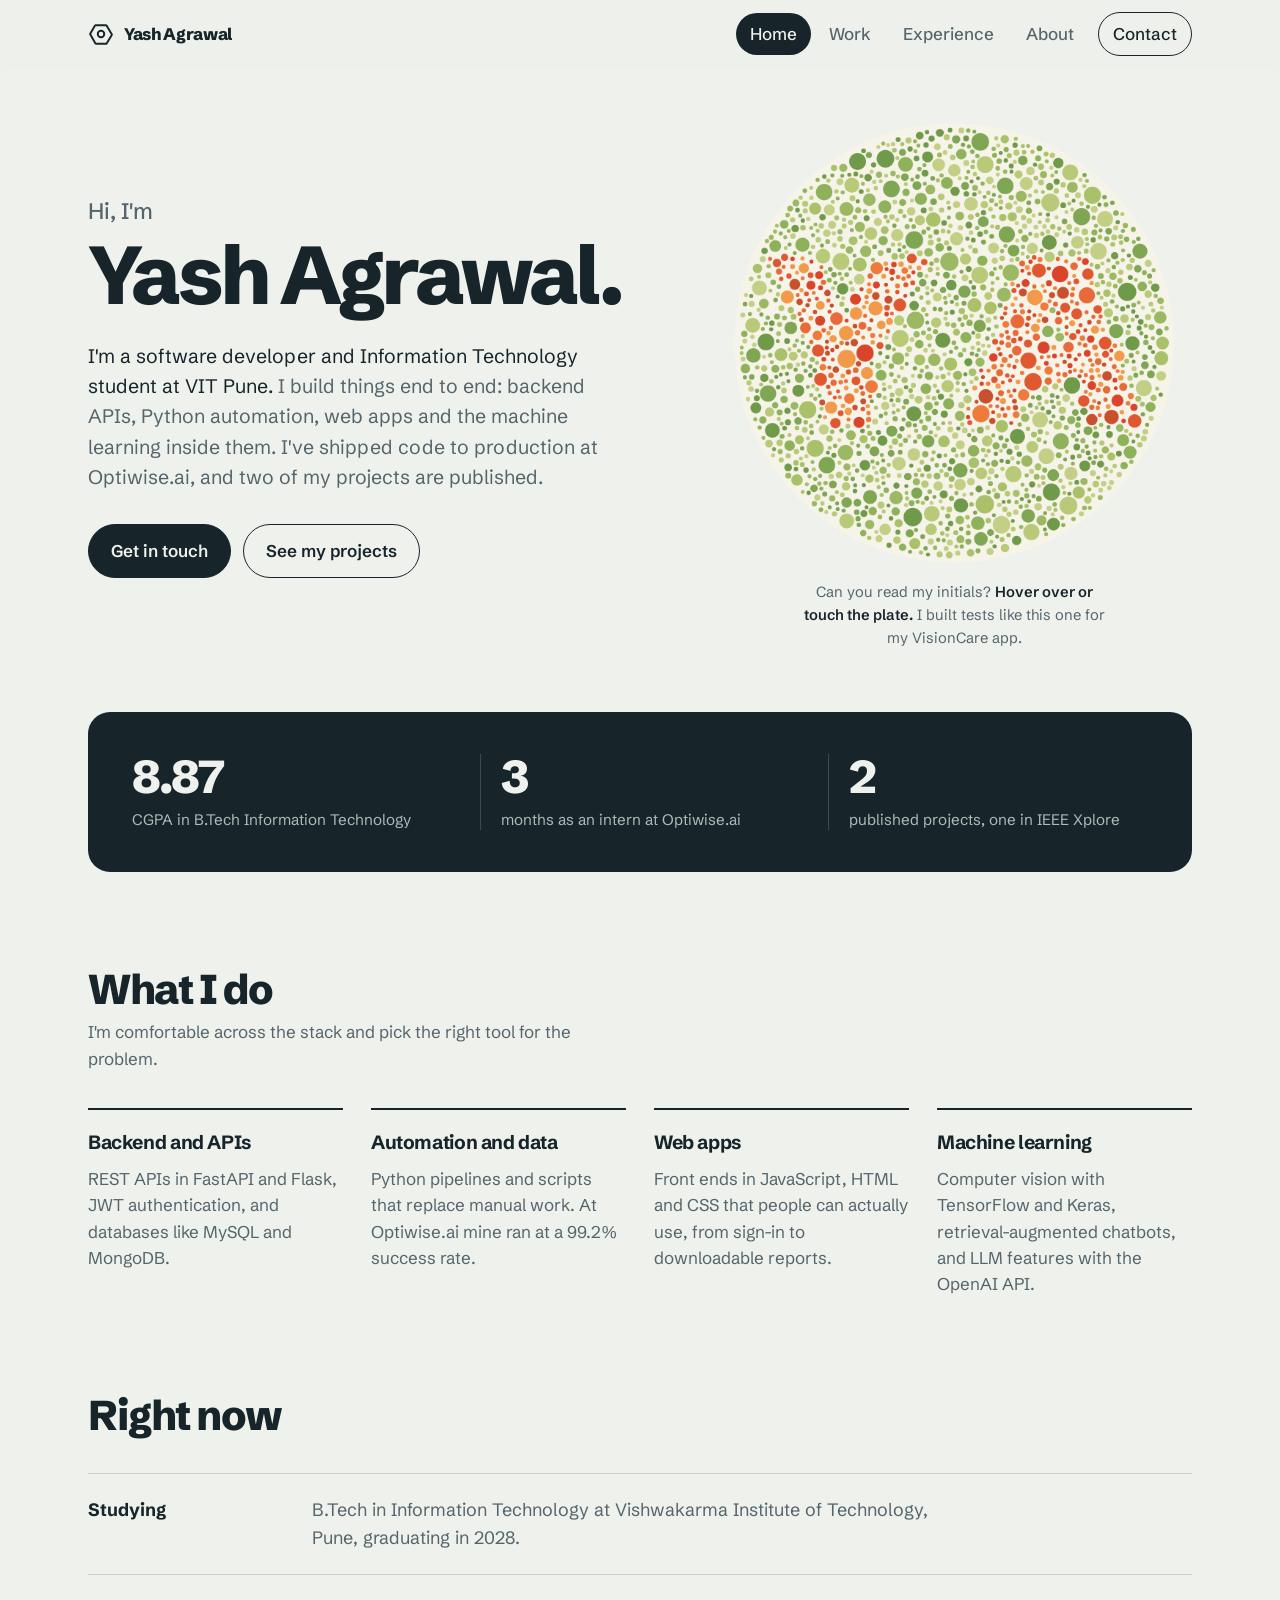
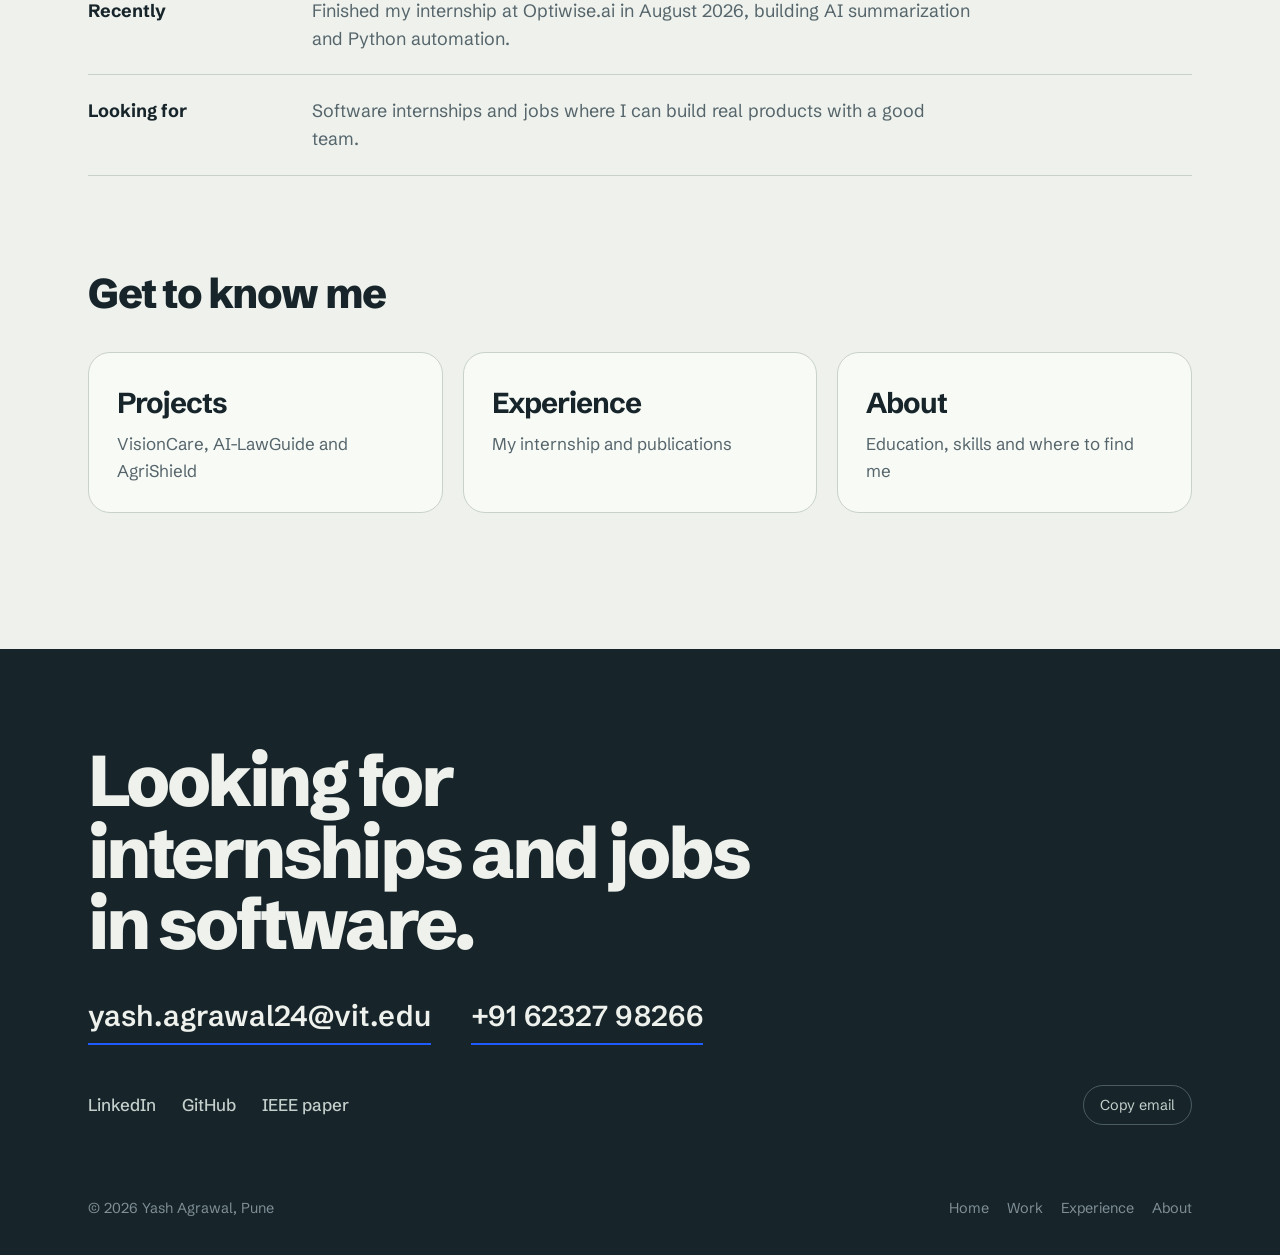
<file: index.html>
<!DOCTYPE html>
<html lang="en">
<head>
<meta charset="utf-8">
<meta name="viewport" content="width=device-width, initial-scale=1">
<title>Yash Agrawal, software developer</title>
<meta name="description" content="Yash Agrawal: software developer and IT student at VIT Pune.">
<link rel="preconnect" href="https://fonts.googleapis.com">
<link rel="preconnect" href="https://fonts.gstatic.com" crossorigin>
<link href="https://fonts.googleapis.com/css2?family=Schibsted+Grotesk:wght@400;500;600;700;800&family=Newsreader:ital,opsz,wght@1,6..72,400&display=swap" rel="stylesheet">
<link rel="icon" href="assets/favicon.svg" type="image/svg+xml">
<meta property="og:title" content="Yash Agrawal, software developer">
<meta property="og:description" content="Yash Agrawal: software developer and IT student at VIT Pune.">
<link rel="stylesheet" href="assets/site.css">
</head>
<body>
<header class="site-head">
  <div class="wrap">
    <a class="mark" href="index.html"><svg viewBox="0 0 24 24" fill="none" stroke="currentColor" stroke-width="1.8" aria-hidden="true"><path stroke-linecap="round" stroke-linejoin="round" d="M2.04 12.32a1 1 0 010-.64l4.43-7.45A1 1 0 017.48 4h9.04a1 1 0 01.99.88l4.43 7.45a1 1 0 010 .64l-4.43 7.45a1 1 0 01-.99.58H7.48a1 1 0 01-1-.88z"/><circle cx="12" cy="12" r="3"/></svg>Yash Agrawal</a>
    <button class="menu-btn" type="button" aria-expanded="false" aria-controls="nav">Menu</button>
    <nav class="nav" id="nav" aria-label="Main"><a href="index.html" aria-current="page">Home</a><a href="work.html">Work</a><a href="experience.html">Experience</a><a href="about.html">About</a><a class="cta" href="#contact">Contact</a></nav>
  </div>
</header>
<main>
<div class="wrap">
  <section class="hero">
    <div>
      <p class="hello rise">Hi, I'm</p>
      <h1 class="rise d1">Yash Agrawal.</h1>
      <p class="lede rise d2">I'm a software developer and Information Technology student at VIT Pune. <span>I build things end to end: backend APIs, Python automation, web apps and the machine learning inside them. I've shipped code to production at Optiwise.ai, and two of my projects are published.</span></p>
      <div class="actions rise d3">
        <a class="btn solid" href="#contact">Get in touch</a>
        <a class="btn" href="work.html">See my projects</a>
      </div>
    </div>
    <div class="plate-wrap rise d3">
      <canvas class="plate" id="plate" role="img" aria-label="A color vision test plate with the letters YA hidden in orange dots"></canvas>
      <p class="plate-cap">Can you read my initials? <b>Hover over or touch the plate.</b> I built tests like this one for my VisionCare app.</p>
    </div>
  </section>

  <section class="band" aria-label="Quick facts">
    <div><b>8.87</b><span>CGPA in B.Tech Information Technology</span></div>
    <div><b>3</b><span>months as an intern at Optiwise.ai</span></div>
    <div><b>2</b><span>published projects, one in IEEE Xplore</span></div>
  </section>

  <section class="sec" aria-labelledby="do-h">
    <div class="sec-head"><div><h2 id="do-h">What I do</h2><p>I'm comfortable across the stack and pick the right tool for the problem.</p></div></div>
    <div class="does">
      <div><h3>Backend and APIs</h3><p>REST APIs in FastAPI and Flask, JWT authentication, and databases like MySQL and MongoDB.</p></div>
      <div><h3>Automation and data</h3><p>Python pipelines and scripts that replace manual work. At Optiwise.ai mine ran at a 99.2% success rate.</p></div>
      <div><h3>Web apps</h3><p>Front ends in JavaScript, HTML and CSS that people can actually use, from sign-in to downloadable reports.</p></div>
      <div><h3>Machine learning</h3><p>Computer vision with TensorFlow and Keras, retrieval-augmented chatbots, and LLM features with the OpenAI API.</p></div>
    </div>
  </section>

  <section class="sec now" aria-labelledby="now-h">
    <div class="sec-head"><h2 id="now-h">Right now</h2></div>
    <ul class="now-list">
      <li><b>Studying</b><span>B.Tech in Information Technology at Vishwakarma Institute of Technology, Pune, graduating in 2028.</span></li>
      <li><b>Recently</b><span>Finished my internship at Optiwise.ai in August 2026, building AI summarization and Python automation.</span></li>
      <li><b>Looking for</b><span>Software internships and jobs where I can build real products with a good team.</span></li>
    </ul>
  </section>

  <section class="sec" aria-labelledby="more-h">
    <div class="sec-head"><h2 id="more-h">Get to know me</h2></div>
    <nav class="explore" aria-label="Site sections">
      <a href="work.html"><b>Projects</b><span>VisionCare, AI-LawGuide and AgriShield</span></a>
      <a href="experience.html"><b>Experience</b><span>My internship and publications</span></a>
      <a href="about.html"><b>About</b><span>Education, skills and where to find me</span></a>
    </nav>
  </section>
</div>
</main>
<footer class="contact" id="contact" aria-labelledby="contact-h">
  <div class="wrap">
    <h2 id="contact-h">Looking for internships and jobs in software.</h2>
    <div class="reach">
      <a class="mail" href="mailto:yash.agrawal24@vit.edu">yash.agrawal24@vit.edu</a>
      <a class="mail" href="tel:+916232798266">+91 62327 98266</a>
    </div>
    <div class="links">
      <a href="https://www.linkedin.com/in/yash-agrawal-75b944360">LinkedIn</a>
      <a href="https://github.com/yashagrawal710-ctrl">GitHub</a>
      <a href="https://ieeexplore.ieee.org/document/11405214">IEEE paper</a>
      <button class="copy" type="button" id="copy">Copy email</button>
    </div>
    <div class="foot"><span>© 2026 Yash Agrawal, Pune</span><nav aria-label="Footer"><a href="index.html">Home</a><a href="work.html">Work</a><a href="experience.html">Experience</a><a href="about.html">About</a></nav></div>
  </div>
</footer>
<dialog class="viewer" id="viewer" aria-labelledby="viewer-cap">
  <div class="viewer-bar"><span id="viewer-cap"></span><button type="button" id="viewer-close">Close</button></div>
  <img alt="">
</dialog>
<script src="assets/site.js"></script>
</body>
</html>
</file>
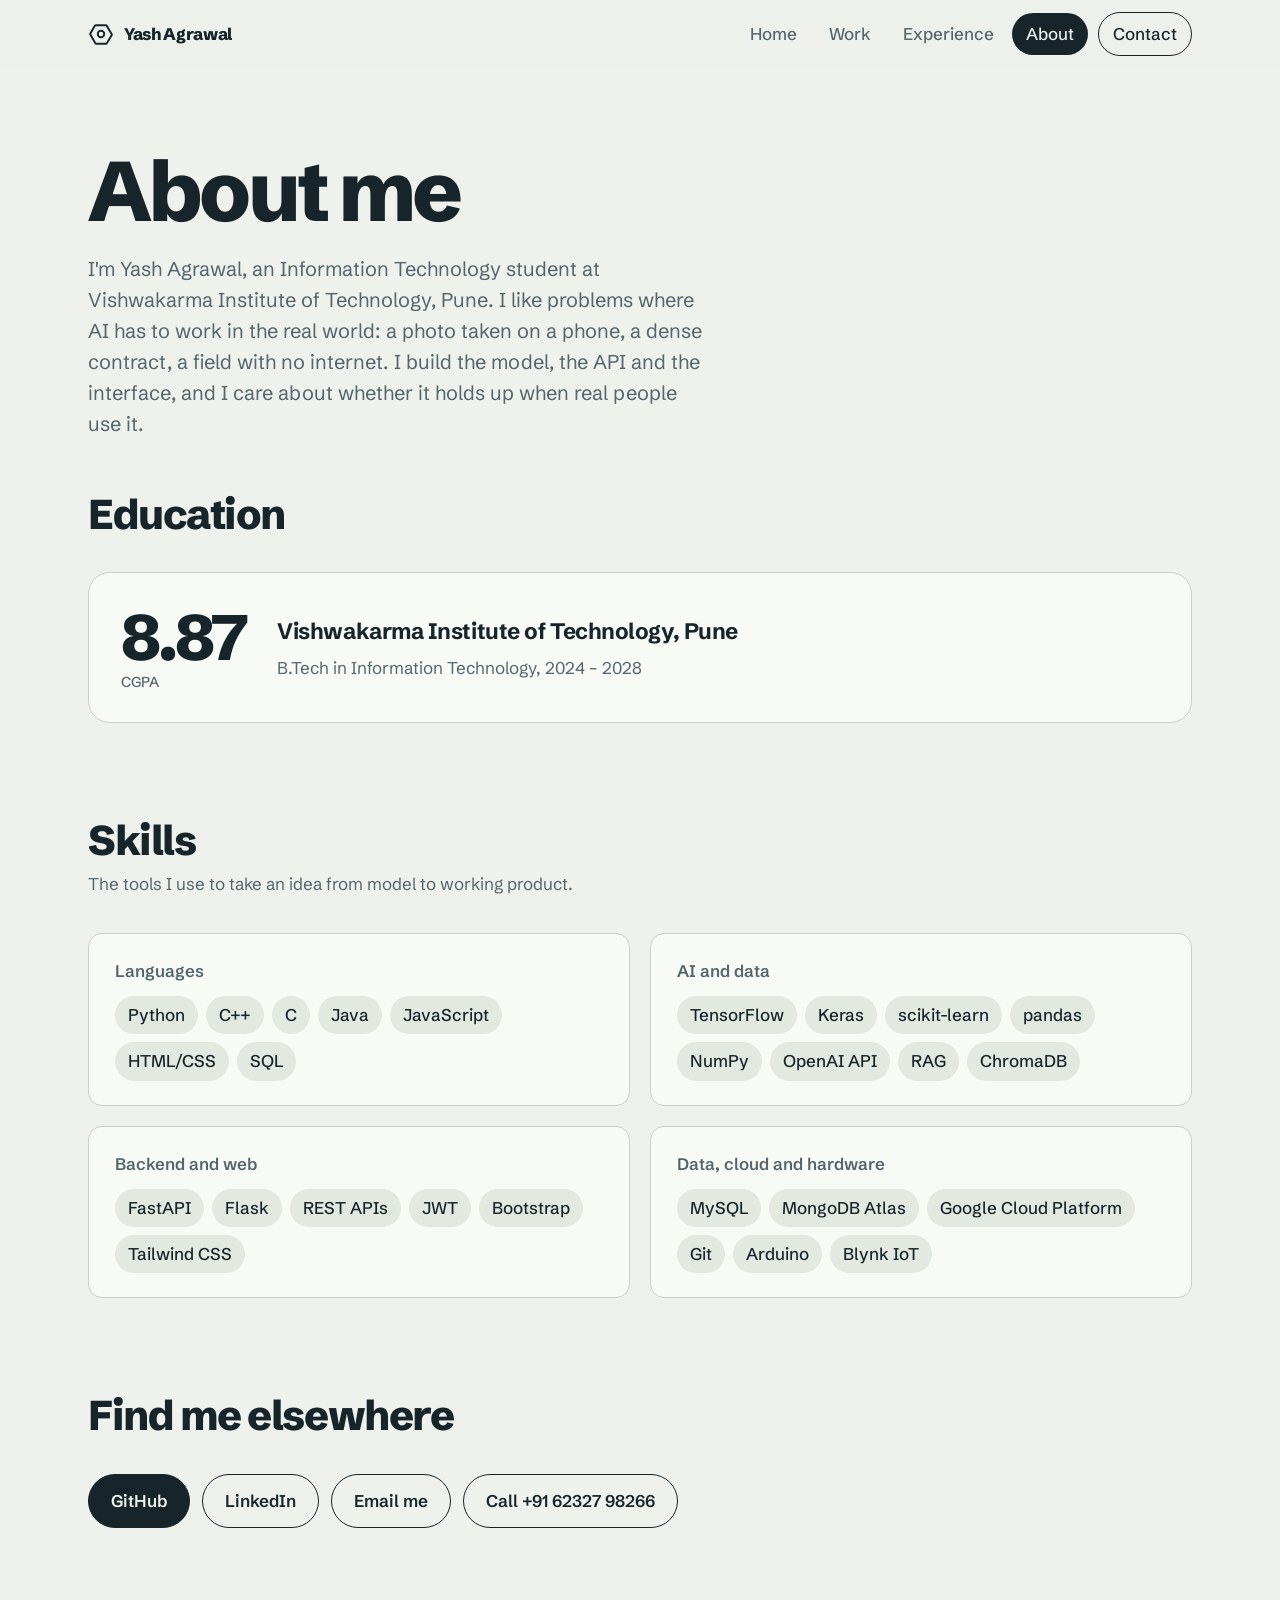
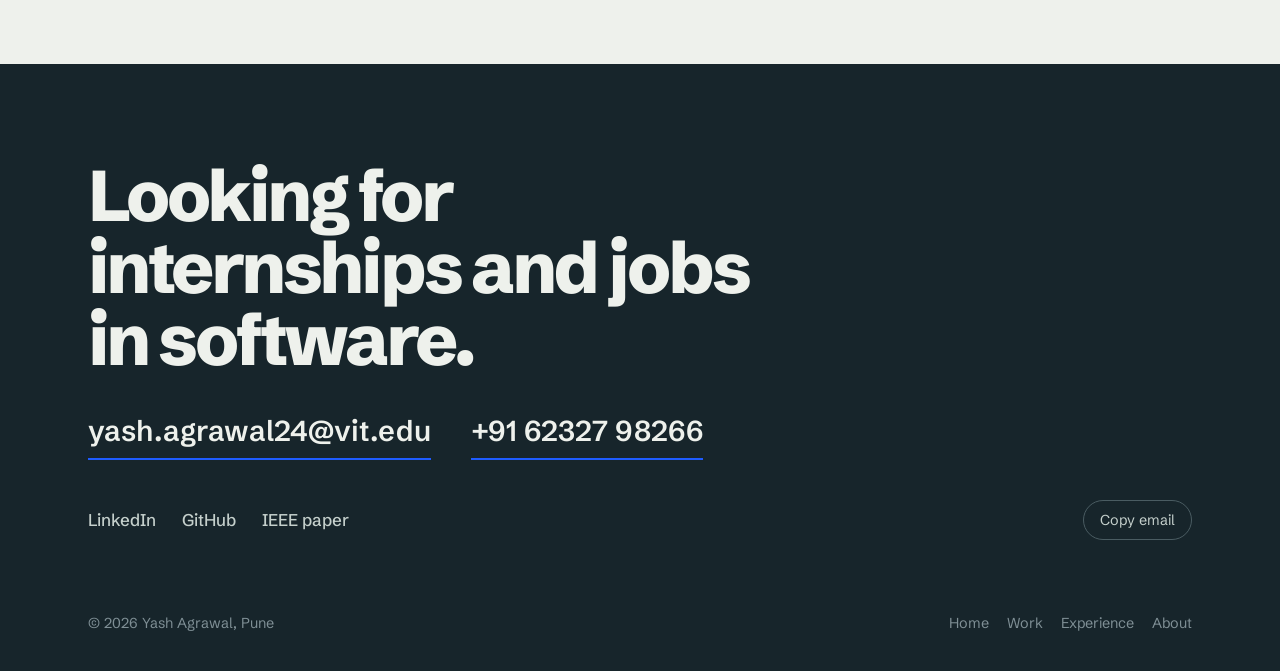
<file: about.html>
<!DOCTYPE html>
<html lang="en">
<head>
<meta charset="utf-8">
<meta name="viewport" content="width=device-width, initial-scale=1">
<title>About | Yash Agrawal</title>
<meta name="description" content="About Yash Agrawal: education, skills and links.">
<link rel="preconnect" href="https://fonts.googleapis.com">
<link rel="preconnect" href="https://fonts.gstatic.com" crossorigin>
<link href="https://fonts.googleapis.com/css2?family=Schibsted+Grotesk:wght@400;500;600;700;800&family=Newsreader:ital,opsz,wght@1,6..72,400&display=swap" rel="stylesheet">
<link rel="icon" href="assets/favicon.svg" type="image/svg+xml">
<meta property="og:title" content="About | Yash Agrawal">
<meta property="og:description" content="About Yash Agrawal: education, skills and links.">
<link rel="stylesheet" href="assets/site.css">
</head>
<body>
<header class="site-head">
  <div class="wrap">
    <a class="mark" href="index.html"><svg viewBox="0 0 24 24" fill="none" stroke="currentColor" stroke-width="1.8" aria-hidden="true"><path stroke-linecap="round" stroke-linejoin="round" d="M2.04 12.32a1 1 0 010-.64l4.43-7.45A1 1 0 017.48 4h9.04a1 1 0 01.99.88l4.43 7.45a1 1 0 010 .64l-4.43 7.45a1 1 0 01-.99.58H7.48a1 1 0 01-1-.88z"/><circle cx="12" cy="12" r="3"/></svg>Yash Agrawal</a>
    <button class="menu-btn" type="button" aria-expanded="false" aria-controls="nav">Menu</button>
    <nav class="nav" id="nav" aria-label="Main"><a href="index.html">Home</a><a href="work.html">Work</a><a href="experience.html">Experience</a><a href="about.html" aria-current="page">About</a><a class="cta" href="#contact">Contact</a></nav>
  </div>
</header>
<main>
<div class="wrap">
  <section class="page-hero">
    <h1 class="rise">About me</h1>
    <p class="lede rise d1">I'm Yash Agrawal, an Information Technology student at Vishwakarma Institute of Technology, Pune. I like problems where AI has to work in the real world: a photo taken on a phone, a dense contract, a field with no internet. I build the model, the API and the interface, and I care about whether it holds up when real people use it.</p>
  </section>
  <section class="sec" aria-labelledby="edu-h">
    <div class="sec-head"><h2 id="edu-h">Education</h2></div>
    <div class="edu-card">
      <div class="gpa">8.87<small>CGPA</small></div>
      <div><h3>Vishwakarma Institute of Technology, Pune</h3><p>B.Tech in Information Technology, 2024 – 2028</p></div>
    </div>
  </section>
  <section class="sec" aria-labelledby="skills-h">
    <div class="sec-head"><div><h2 id="skills-h">Skills</h2><p>The tools I use to take an idea from model to working product.</p></div></div>
    <div class="skill-grid"><div class="skill"><h3>Languages</h3><ul class="chips"><li>Python</li><li>C++</li><li>C</li><li>Java</li><li>JavaScript</li><li>HTML/CSS</li><li>SQL</li></ul></div><div class="skill"><h3>AI and data</h3><ul class="chips"><li>TensorFlow</li><li>Keras</li><li>scikit-learn</li><li>pandas</li><li>NumPy</li><li>OpenAI API</li><li>RAG</li><li>ChromaDB</li></ul></div><div class="skill"><h3>Backend and web</h3><ul class="chips"><li>FastAPI</li><li>Flask</li><li>REST APIs</li><li>JWT</li><li>Bootstrap</li><li>Tailwind CSS</li></ul></div><div class="skill"><h3>Data, cloud and hardware</h3><ul class="chips"><li>MySQL</li><li>MongoDB Atlas</li><li>Google Cloud Platform</li><li>Git</li><li>Arduino</li><li>Blynk IoT</li></ul></div></div>
  </section>
  <section class="sec" aria-labelledby="else-h">
    <div class="sec-head"><h2 id="else-h">Find me elsewhere</h2></div>
    <div class="actions">
      <a class="btn solid" href="https://github.com/yashagrawal710-ctrl">GitHub</a>
      <a class="btn" href="https://www.linkedin.com/in/yash-agrawal-75b944360">LinkedIn</a>
      <a class="btn" href="mailto:yash.agrawal24@vit.edu">Email me</a>
      <a class="btn" href="tel:+916232798266">Call +91 62327 98266</a>
    </div>
  </section>
</div>
</main>
<footer class="contact" id="contact" aria-labelledby="contact-h">
  <div class="wrap">
    <h2 id="contact-h">Looking for internships and jobs in software.</h2>
    <div class="reach">
      <a class="mail" href="mailto:yash.agrawal24@vit.edu">yash.agrawal24@vit.edu</a>
      <a class="mail" href="tel:+916232798266">+91 62327 98266</a>
    </div>
    <div class="links">
      <a href="https://www.linkedin.com/in/yash-agrawal-75b944360">LinkedIn</a>
      <a href="https://github.com/yashagrawal710-ctrl">GitHub</a>
      <a href="https://ieeexplore.ieee.org/document/11405214">IEEE paper</a>
      <button class="copy" type="button" id="copy">Copy email</button>
    </div>
    <div class="foot"><span>© 2026 Yash Agrawal, Pune</span><nav aria-label="Footer"><a href="index.html">Home</a><a href="work.html">Work</a><a href="experience.html">Experience</a><a href="about.html">About</a></nav></div>
  </div>
</footer>
<dialog class="viewer" id="viewer" aria-labelledby="viewer-cap">
  <div class="viewer-bar"><span id="viewer-cap"></span><button type="button" id="viewer-close">Close</button></div>
  <img alt="">
</dialog>
<script src="assets/site.js"></script>
</body>
</html>
</file>
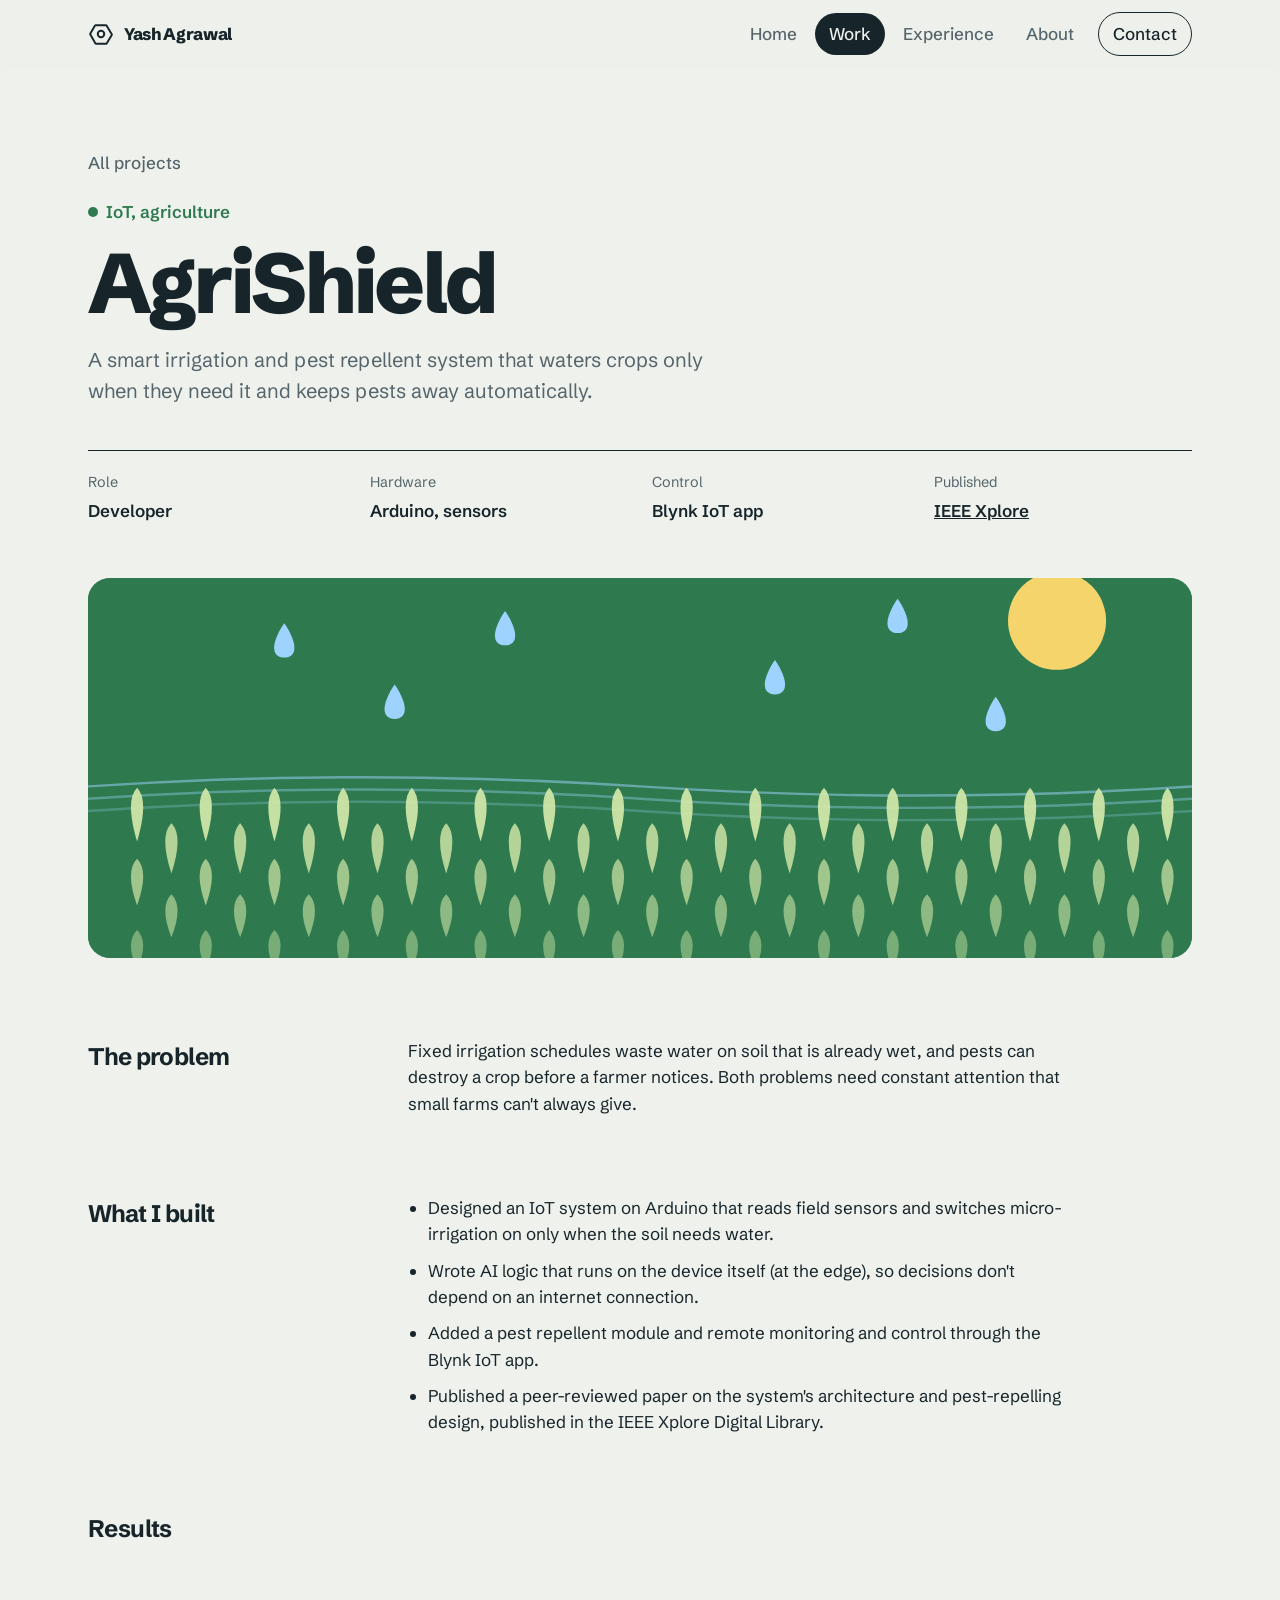
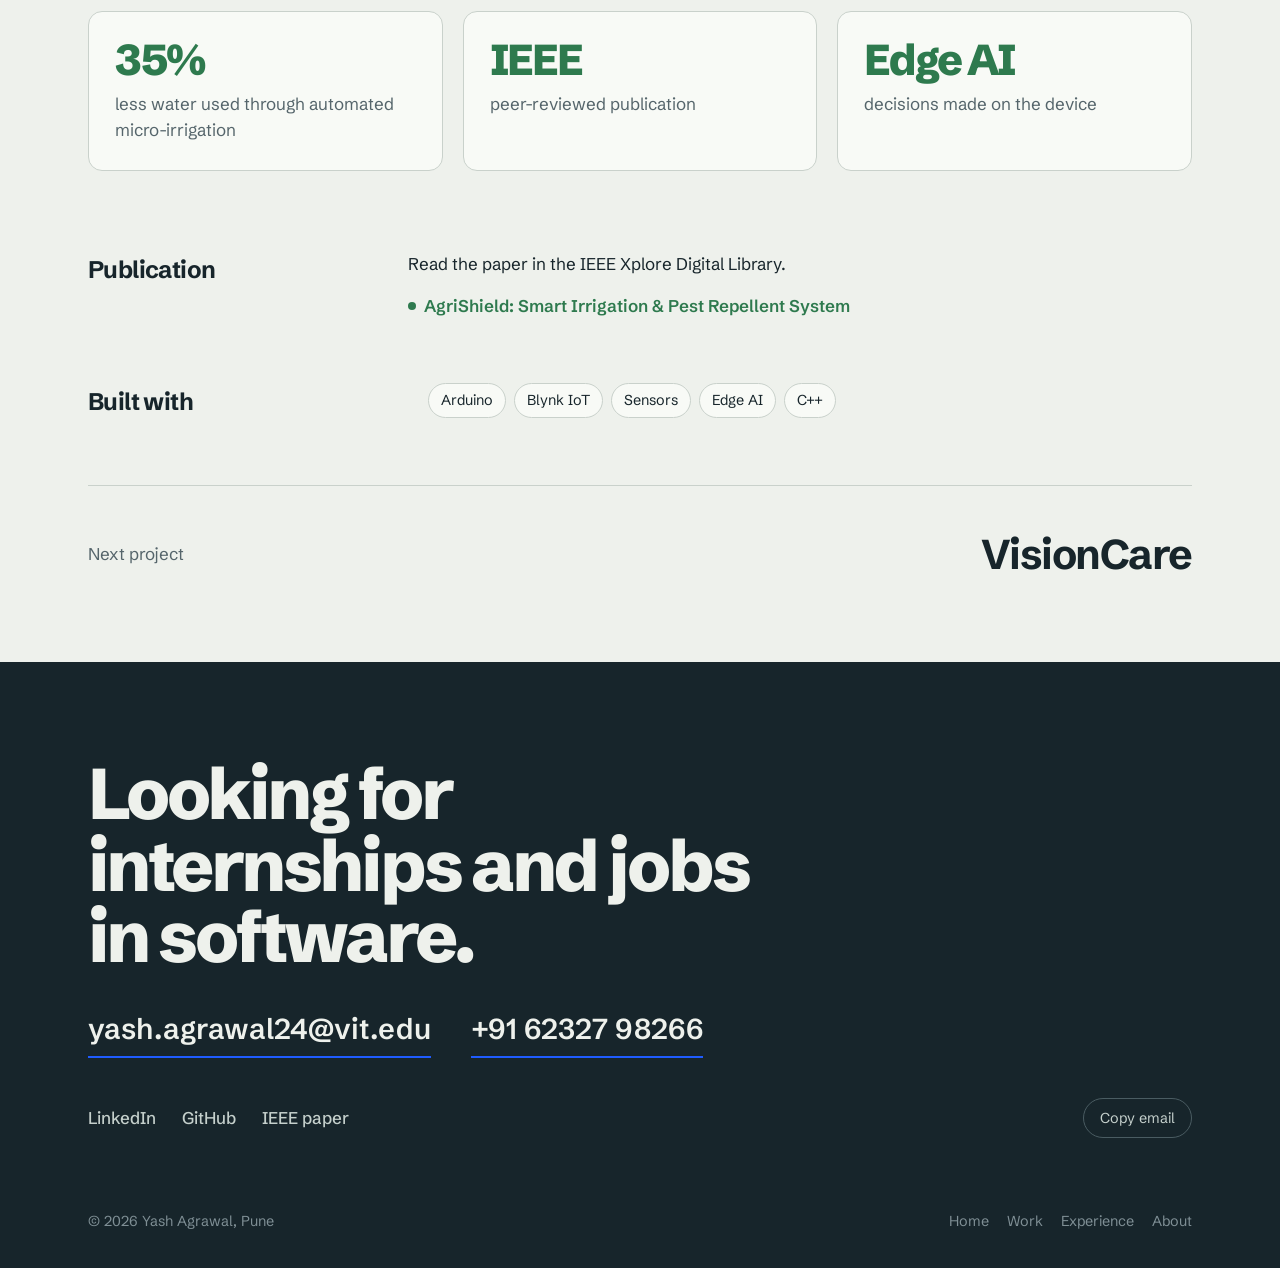
<file: agrishield.html>
<!DOCTYPE html>
<html lang="en">
<head>
<meta charset="utf-8">
<meta name="viewport" content="width=device-width, initial-scale=1">
<title>AgriShield | Yash Agrawal</title>
<meta name="description" content="A smart irrigation and pest repellent system that waters crops only when they need it and keeps pests away automatically.">
<link rel="preconnect" href="https://fonts.googleapis.com">
<link rel="preconnect" href="https://fonts.gstatic.com" crossorigin>
<link href="https://fonts.googleapis.com/css2?family=Schibsted+Grotesk:wght@400;500;600;700;800&family=Newsreader:ital,opsz,wght@1,6..72,400&display=swap" rel="stylesheet">
<link rel="icon" href="assets/favicon.svg" type="image/svg+xml">
<meta property="og:title" content="AgriShield | Yash Agrawal">
<meta property="og:description" content="A smart irrigation and pest repellent system that waters crops only when they need it and keeps pests away automatically.">
<link rel="stylesheet" href="assets/site.css">
</head>
<body>
<header class="site-head">
  <div class="wrap">
    <a class="mark" href="index.html"><svg viewBox="0 0 24 24" fill="none" stroke="currentColor" stroke-width="1.8" aria-hidden="true"><path stroke-linecap="round" stroke-linejoin="round" d="M2.04 12.32a1 1 0 010-.64l4.43-7.45A1 1 0 017.48 4h9.04a1 1 0 01.99.88l4.43 7.45a1 1 0 010 .64l-4.43 7.45a1 1 0 01-.99.58H7.48a1 1 0 01-1-.88z"/><circle cx="12" cy="12" r="3"/></svg>Yash Agrawal</a>
    <button class="menu-btn" type="button" aria-expanded="false" aria-controls="nav">Menu</button>
    <nav class="nav" id="nav" aria-label="Main"><a href="index.html">Home</a><a href="work.html" aria-current="page">Work</a><a href="experience.html">Experience</a><a href="about.html">About</a><a class="cta" href="#contact">Contact</a></nav>
  </div>
</header>
<main>
<div class="wrap">
  <section class="page-hero case-top" style="--c:var(--agri)">
    <a class="crumb" href="work.html">All projects</a><br>
    <span class="tag rise">IoT, agriculture</span>
    <h1 class="rise d1">AgriShield</h1>
    <p class="lede rise d2">A smart irrigation and pest repellent system that waters crops only when they need it and keeps pests away automatically.</p>
    <dl class="facts rise d3"><div><dt>Role</dt><dd>Developer</dd></div><div><dt>Hardware</dt><dd>Arduino, sensors</dd></div><div><dt>Control</dt><dd>Blynk IoT app</dd></div><div><dt>Published</dt><dd><a href="https://ieeexplore.ieee.org/document/11405214">IEEE Xplore</a></dd></div></dl>
  </section>
  <div class="cover art" style="--c:var(--agri)"><svg viewBox="0 0 900 380" preserveAspectRatio="xMidYMid slice" aria-hidden="true"><rect width="900" height="380" fill="#2E7A4E"/><circle cx="790" cy="70" r="40" fill="#F5D46B"/><path d="M160 72 C 171 88, 171 100, 160 100 C 149 100, 149 88, 160 72 Z" fill="#9FD3FF"/><path d="M250 122 C 261 138, 261 150, 250 150 C 239 150, 239 138, 250 122 Z" fill="#9FD3FF"/><path d="M340 62 C 351 78, 351 90, 340 90 C 329 90, 329 78, 340 62 Z" fill="#9FD3FF"/><path d="M560 102 C 571 118, 571 130, 560 130 C 549 130, 549 118, 560 102 Z" fill="#9FD3FF"/><path d="M660 52 C 671 68, 671 80, 660 80 C 649 80, 649 68, 660 52 Z" fill="#9FD3FF"/><path d="M740 132 C 751 148, 751 160, 740 160 C 729 160, 729 148, 740 132 Z" fill="#9FD3FF"/><path d="M0 205 Q 225 190 450 205 T 900 205" stroke="#9FD3FF" stroke-width="2" fill="none" opacity="0.50"/><path d="M0 215 Q 225 200 450 215 T 900 215" stroke="#9FD3FF" stroke-width="2" fill="none" opacity="0.38"/><path d="M0 225 Q 225 210 450 225 T 900 225" stroke="#9FD3FF" stroke-width="2" fill="none" opacity="0.26"/><path d="M40 250 q -10 -34 0 -44 q 10 10 0 44" fill="#CFE6A8" opacity="0.95"/><path d="M96 250 q -10 -34 0 -44 q 10 10 0 44" fill="#CFE6A8" opacity="0.95"/><path d="M152 250 q -10 -34 0 -44 q 10 10 0 44" fill="#CFE6A8" opacity="0.95"/><path d="M208 250 q -10 -34 0 -44 q 10 10 0 44" fill="#CFE6A8" opacity="0.95"/><path d="M264 250 q -10 -34 0 -44 q 10 10 0 44" fill="#CFE6A8" opacity="0.95"/><path d="M320 250 q -10 -34 0 -44 q 10 10 0 44" fill="#CFE6A8" opacity="0.95"/><path d="M376 250 q -10 -34 0 -44 q 10 10 0 44" fill="#CFE6A8" opacity="0.95"/><path d="M432 250 q -10 -34 0 -44 q 10 10 0 44" fill="#CFE6A8" opacity="0.95"/><path d="M488 250 q -10 -34 0 -44 q 10 10 0 44" fill="#CFE6A8" opacity="0.95"/><path d="M544 250 q -10 -34 0 -44 q 10 10 0 44" fill="#CFE6A8" opacity="0.95"/><path d="M600 250 q -10 -34 0 -44 q 10 10 0 44" fill="#CFE6A8" opacity="0.95"/><path d="M656 250 q -10 -34 0 -44 q 10 10 0 44" fill="#CFE6A8" opacity="0.95"/><path d="M712 250 q -10 -34 0 -44 q 10 10 0 44" fill="#CFE6A8" opacity="0.95"/><path d="M768 250 q -10 -34 0 -44 q 10 10 0 44" fill="#CFE6A8" opacity="0.95"/><path d="M824 250 q -10 -34 0 -44 q 10 10 0 44" fill="#CFE6A8" opacity="0.95"/><path d="M880 250 q -10 -34 0 -44 q 10 10 0 44" fill="#CFE6A8" opacity="0.95"/><path d="M68 276 q -10 -31 0 -41 q 10 10 0 41" fill="#CFE6A8" opacity="0.83"/><path d="M124 276 q -10 -31 0 -41 q 10 10 0 41" fill="#CFE6A8" opacity="0.83"/><path d="M180 276 q -10 -31 0 -41 q 10 10 0 41" fill="#CFE6A8" opacity="0.83"/><path d="M236 276 q -10 -31 0 -41 q 10 10 0 41" fill="#CFE6A8" opacity="0.83"/><path d="M292 276 q -10 -31 0 -41 q 10 10 0 41" fill="#CFE6A8" opacity="0.83"/><path d="M348 276 q -10 -31 0 -41 q 10 10 0 41" fill="#CFE6A8" opacity="0.83"/><path d="M404 276 q -10 -31 0 -41 q 10 10 0 41" fill="#CFE6A8" opacity="0.83"/><path d="M460 276 q -10 -31 0 -41 q 10 10 0 41" fill="#CFE6A8" opacity="0.83"/><path d="M516 276 q -10 -31 0 -41 q 10 10 0 41" fill="#CFE6A8" opacity="0.83"/><path d="M572 276 q -10 -31 0 -41 q 10 10 0 41" fill="#CFE6A8" opacity="0.83"/><path d="M628 276 q -10 -31 0 -41 q 10 10 0 41" fill="#CFE6A8" opacity="0.83"/><path d="M684 276 q -10 -31 0 -41 q 10 10 0 41" fill="#CFE6A8" opacity="0.83"/><path d="M740 276 q -10 -31 0 -41 q 10 10 0 41" fill="#CFE6A8" opacity="0.83"/><path d="M796 276 q -10 -31 0 -41 q 10 10 0 41" fill="#CFE6A8" opacity="0.83"/><path d="M852 276 q -10 -31 0 -41 q 10 10 0 41" fill="#CFE6A8" opacity="0.83"/><path d="M908 276 q -10 -31 0 -41 q 10 10 0 41" fill="#CFE6A8" opacity="0.83"/><path d="M40 302 q -10 -28 0 -38 q 10 10 0 38" fill="#CFE6A8" opacity="0.71"/><path d="M96 302 q -10 -28 0 -38 q 10 10 0 38" fill="#CFE6A8" opacity="0.71"/><path d="M152 302 q -10 -28 0 -38 q 10 10 0 38" fill="#CFE6A8" opacity="0.71"/><path d="M208 302 q -10 -28 0 -38 q 10 10 0 38" fill="#CFE6A8" opacity="0.71"/><path d="M264 302 q -10 -28 0 -38 q 10 10 0 38" fill="#CFE6A8" opacity="0.71"/><path d="M320 302 q -10 -28 0 -38 q 10 10 0 38" fill="#CFE6A8" opacity="0.71"/><path d="M376 302 q -10 -28 0 -38 q 10 10 0 38" fill="#CFE6A8" opacity="0.71"/><path d="M432 302 q -10 -28 0 -38 q 10 10 0 38" fill="#CFE6A8" opacity="0.71"/><path d="M488 302 q -10 -28 0 -38 q 10 10 0 38" fill="#CFE6A8" opacity="0.71"/><path d="M544 302 q -10 -28 0 -38 q 10 10 0 38" fill="#CFE6A8" opacity="0.71"/><path d="M600 302 q -10 -28 0 -38 q 10 10 0 38" fill="#CFE6A8" opacity="0.71"/><path d="M656 302 q -10 -28 0 -38 q 10 10 0 38" fill="#CFE6A8" opacity="0.71"/><path d="M712 302 q -10 -28 0 -38 q 10 10 0 38" fill="#CFE6A8" opacity="0.71"/><path d="M768 302 q -10 -28 0 -38 q 10 10 0 38" fill="#CFE6A8" opacity="0.71"/><path d="M824 302 q -10 -28 0 -38 q 10 10 0 38" fill="#CFE6A8" opacity="0.71"/><path d="M880 302 q -10 -28 0 -38 q 10 10 0 38" fill="#CFE6A8" opacity="0.71"/><path d="M68 328 q -10 -25 0 -35 q 10 10 0 35" fill="#CFE6A8" opacity="0.59"/><path d="M124 328 q -10 -25 0 -35 q 10 10 0 35" fill="#CFE6A8" opacity="0.59"/><path d="M180 328 q -10 -25 0 -35 q 10 10 0 35" fill="#CFE6A8" opacity="0.59"/><path d="M236 328 q -10 -25 0 -35 q 10 10 0 35" fill="#CFE6A8" opacity="0.59"/><path d="M292 328 q -10 -25 0 -35 q 10 10 0 35" fill="#CFE6A8" opacity="0.59"/><path d="M348 328 q -10 -25 0 -35 q 10 10 0 35" fill="#CFE6A8" opacity="0.59"/><path d="M404 328 q -10 -25 0 -35 q 10 10 0 35" fill="#CFE6A8" opacity="0.59"/><path d="M460 328 q -10 -25 0 -35 q 10 10 0 35" fill="#CFE6A8" opacity="0.59"/><path d="M516 328 q -10 -25 0 -35 q 10 10 0 35" fill="#CFE6A8" opacity="0.59"/><path d="M572 328 q -10 -25 0 -35 q 10 10 0 35" fill="#CFE6A8" opacity="0.59"/><path d="M628 328 q -10 -25 0 -35 q 10 10 0 35" fill="#CFE6A8" opacity="0.59"/><path d="M684 328 q -10 -25 0 -35 q 10 10 0 35" fill="#CFE6A8" opacity="0.59"/><path d="M740 328 q -10 -25 0 -35 q 10 10 0 35" fill="#CFE6A8" opacity="0.59"/><path d="M796 328 q -10 -25 0 -35 q 10 10 0 35" fill="#CFE6A8" opacity="0.59"/><path d="M852 328 q -10 -25 0 -35 q 10 10 0 35" fill="#CFE6A8" opacity="0.59"/><path d="M908 328 q -10 -25 0 -35 q 10 10 0 35" fill="#CFE6A8" opacity="0.59"/><path d="M40 354 q -10 -22 0 -32 q 10 10 0 32" fill="#CFE6A8" opacity="0.47"/><path d="M96 354 q -10 -22 0 -32 q 10 10 0 32" fill="#CFE6A8" opacity="0.47"/><path d="M152 354 q -10 -22 0 -32 q 10 10 0 32" fill="#CFE6A8" opacity="0.47"/><path d="M208 354 q -10 -22 0 -32 q 10 10 0 32" fill="#CFE6A8" opacity="0.47"/><path d="M264 354 q -10 -22 0 -32 q 10 10 0 32" fill="#CFE6A8" opacity="0.47"/><path d="M320 354 q -10 -22 0 -32 q 10 10 0 32" fill="#CFE6A8" opacity="0.47"/><path d="M376 354 q -10 -22 0 -32 q 10 10 0 32" fill="#CFE6A8" opacity="0.47"/><path d="M432 354 q -10 -22 0 -32 q 10 10 0 32" fill="#CFE6A8" opacity="0.47"/><path d="M488 354 q -10 -22 0 -32 q 10 10 0 32" fill="#CFE6A8" opacity="0.47"/><path d="M544 354 q -10 -22 0 -32 q 10 10 0 32" fill="#CFE6A8" opacity="0.47"/><path d="M600 354 q -10 -22 0 -32 q 10 10 0 32" fill="#CFE6A8" opacity="0.47"/><path d="M656 354 q -10 -22 0 -32 q 10 10 0 32" fill="#CFE6A8" opacity="0.47"/><path d="M712 354 q -10 -22 0 -32 q 10 10 0 32" fill="#CFE6A8" opacity="0.47"/><path d="M768 354 q -10 -22 0 -32 q 10 10 0 32" fill="#CFE6A8" opacity="0.47"/><path d="M824 354 q -10 -22 0 -32 q 10 10 0 32" fill="#CFE6A8" opacity="0.47"/><path d="M880 354 q -10 -22 0 -32 q 10 10 0 32" fill="#CFE6A8" opacity="0.47"/></svg></div>
  <section class="split"><h2>The problem</h2><div class="txt"><p>Fixed irrigation schedules waste water on soil that is already wet, and pests can destroy a crop before a farmer notices. Both problems need constant attention that small farms can't always give.</p></div></section>
  <section class="split"><h2>What I built</h2><div class="txt"><ul><li>Designed an IoT system on Arduino that reads field sensors and switches micro-irrigation on only when the soil needs water.</li><li>Wrote AI logic that runs on the device itself (at the edge), so decisions don't depend on an internet connection.</li><li>Added a pest repellent module and remote monitoring and control through the Blynk IoT app.</li><li>Published a peer-reviewed paper on the system's architecture and pest-repelling design, published in the IEEE Xplore Digital Library.</li></ul></div></section>
  <section class="split"><h2>Results</h2><div class="txt"></div></section>
  <div class="results"><div class="result" style="--c:var(--agri)"><b>35%</b><span>less water used through automated micro-irrigation</span></div><div class="result" style="--c:var(--agri)"><b>IEEE</b><span>peer-reviewed publication</span></div><div class="result" style="--c:var(--agri)"><b>Edge AI</b><span>decisions made on the device</span></div></div>
  <section class="split"><h2>Publication</h2><div class="txt"><p>Read the paper in the IEEE Xplore Digital Library.</p><a class="pub" href="https://ieeexplore.ieee.org/document/11405214">AgriShield: Smart Irrigation &amp; Pest Repellent System</a></div></section>
  <section class="split"><h2>Built with</h2><div class="txt"><ul class="stack"><li>Arduino</li><li>Blynk IoT</li><li>Sensors</li><li>Edge AI</li><li>C++</li></ul></div></section>
  <a class="next" href="visioncare.html"><span>Next project</span><b>VisionCare</b></a>
</div>
</main>
<footer class="contact" id="contact" aria-labelledby="contact-h">
  <div class="wrap">
    <h2 id="contact-h">Looking for internships and jobs in software.</h2>
    <div class="reach">
      <a class="mail" href="mailto:yash.agrawal24@vit.edu">yash.agrawal24@vit.edu</a>
      <a class="mail" href="tel:+916232798266">+91 62327 98266</a>
    </div>
    <div class="links">
      <a href="https://www.linkedin.com/in/yash-agrawal-75b944360">LinkedIn</a>
      <a href="https://github.com/yashagrawal710-ctrl">GitHub</a>
      <a href="https://ieeexplore.ieee.org/document/11405214">IEEE paper</a>
      <button class="copy" type="button" id="copy">Copy email</button>
    </div>
    <div class="foot"><span>© 2026 Yash Agrawal, Pune</span><nav aria-label="Footer"><a href="index.html">Home</a><a href="work.html">Work</a><a href="experience.html">Experience</a><a href="about.html">About</a></nav></div>
  </div>
</footer>
<dialog class="viewer" id="viewer" aria-labelledby="viewer-cap">
  <div class="viewer-bar"><span id="viewer-cap"></span><button type="button" id="viewer-close">Close</button></div>
  <img alt="">
</dialog>
<script src="assets/site.js"></script>
</body>
</html>
</file>
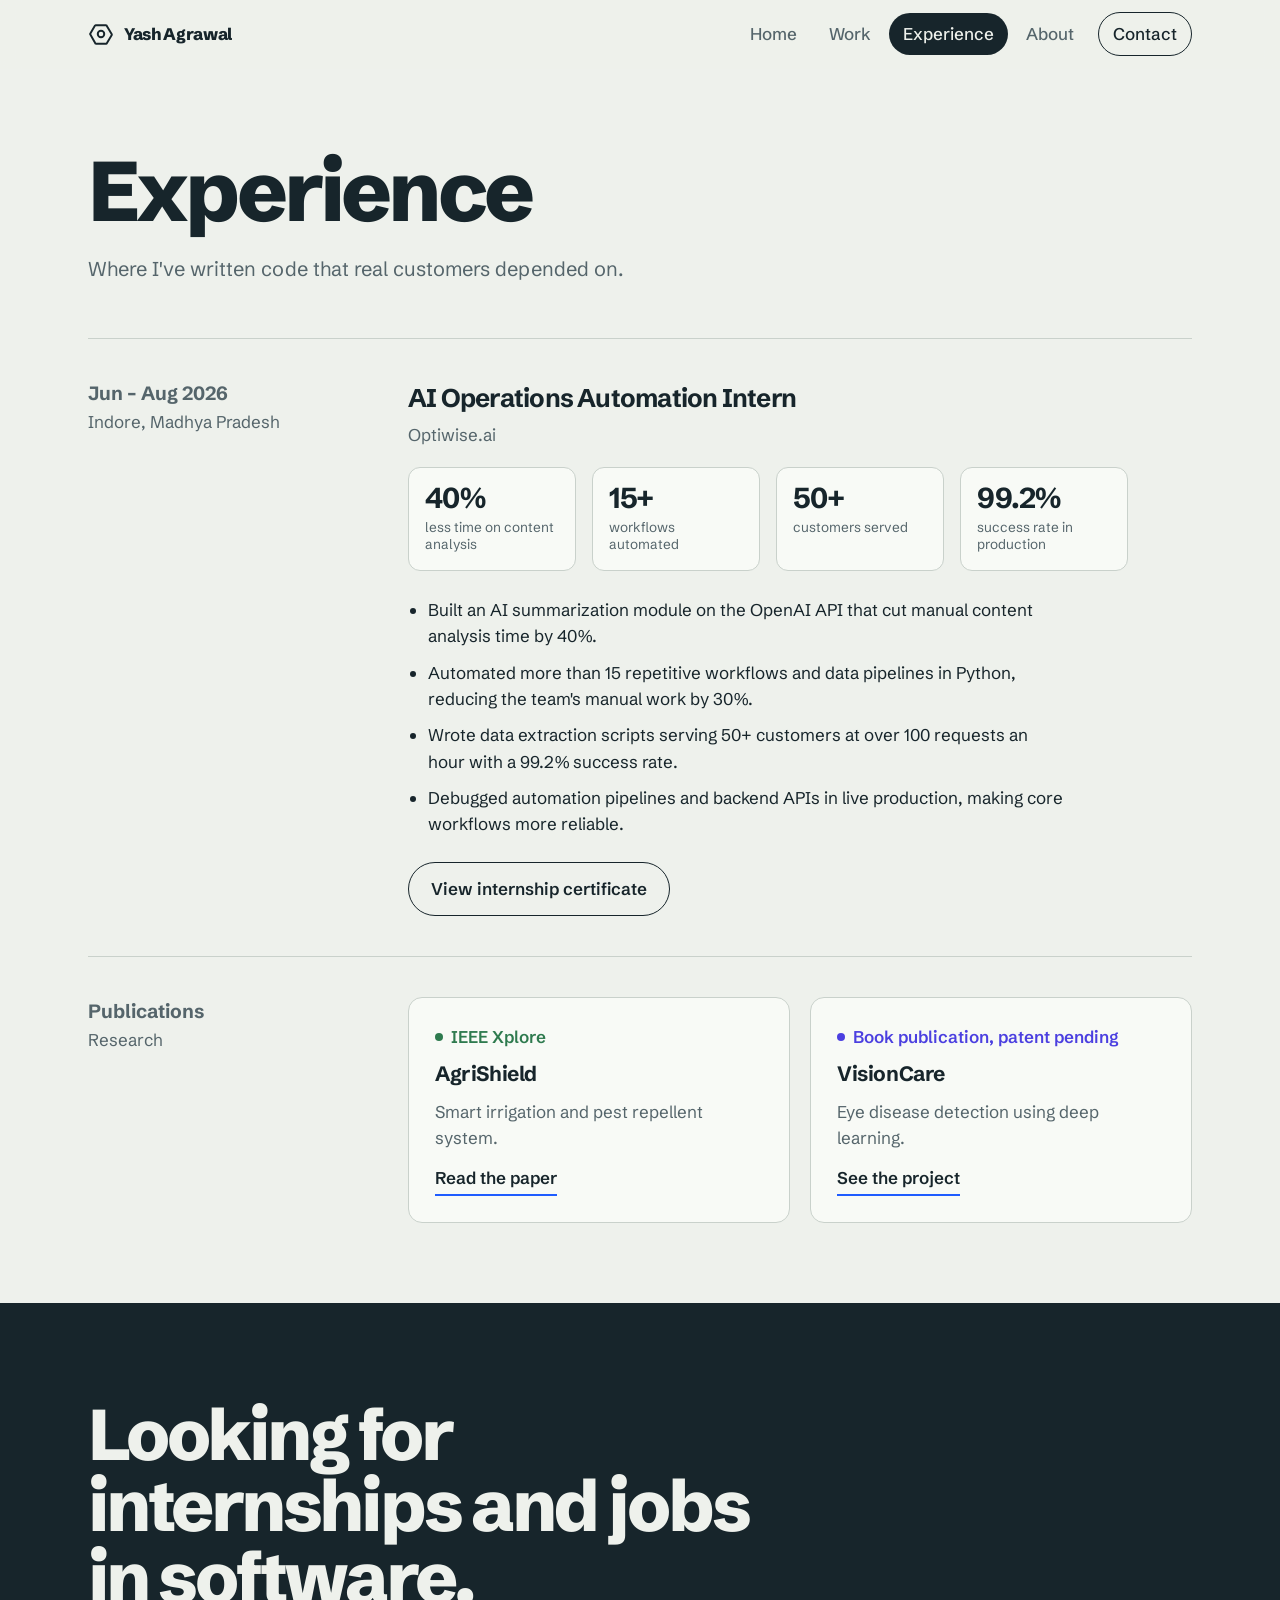
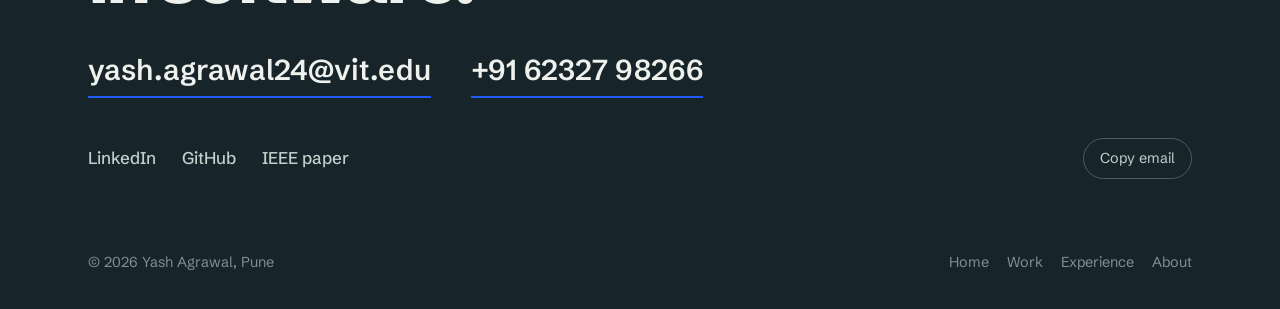
<file: experience.html>
<!DOCTYPE html>
<html lang="en">
<head>
<meta charset="utf-8">
<meta name="viewport" content="width=device-width, initial-scale=1">
<title>Experience | Yash Agrawal</title>
<meta name="description" content="Internship at Optiwise.ai and research publications.">
<link rel="preconnect" href="https://fonts.googleapis.com">
<link rel="preconnect" href="https://fonts.gstatic.com" crossorigin>
<link href="https://fonts.googleapis.com/css2?family=Schibsted+Grotesk:wght@400;500;600;700;800&family=Newsreader:ital,opsz,wght@1,6..72,400&display=swap" rel="stylesheet">
<link rel="icon" href="assets/favicon.svg" type="image/svg+xml">
<meta property="og:title" content="Experience | Yash Agrawal">
<meta property="og:description" content="Internship at Optiwise.ai and research publications.">
<link rel="stylesheet" href="assets/site.css">
</head>
<body>
<header class="site-head">
  <div class="wrap">
    <a class="mark" href="index.html"><svg viewBox="0 0 24 24" fill="none" stroke="currentColor" stroke-width="1.8" aria-hidden="true"><path stroke-linecap="round" stroke-linejoin="round" d="M2.04 12.32a1 1 0 010-.64l4.43-7.45A1 1 0 017.48 4h9.04a1 1 0 01.99.88l4.43 7.45a1 1 0 010 .64l-4.43 7.45a1 1 0 01-.99.58H7.48a1 1 0 01-1-.88z"/><circle cx="12" cy="12" r="3"/></svg>Yash Agrawal</a>
    <button class="menu-btn" type="button" aria-expanded="false" aria-controls="nav">Menu</button>
    <nav class="nav" id="nav" aria-label="Main"><a href="index.html">Home</a><a href="work.html">Work</a><a href="experience.html" aria-current="page">Experience</a><a href="about.html">About</a><a class="cta" href="#contact">Contact</a></nav>
  </div>
</header>
<main>
<div class="wrap">
  <section class="page-hero">
    <h1 class="rise">Experience</h1>
    <p class="lede rise d1">Where I've written code that real customers depended on.</p>
  </section>
  <section class="role">
    <div class="when"><b>Jun – Aug 2026</b>Indore, Madhya Pradesh</div>
    <div>
      <h3>AI Operations Automation Intern</h3>
      <p class="where">Optiwise.ai</p>
      <div class="mini-stats">
        <div><b>40%</b><span>less time on content analysis</span></div>
        <div><b>15+</b><span>workflows automated</span></div>
        <div><b>50+</b><span>customers served</span></div>
        <div><b>99.2%</b><span>success rate in production</span></div>
      </div>
      <ul>
        <li>Built an AI summarization module on the OpenAI API that cut manual content analysis time by 40%.</li>
        <li>Automated more than 15 repetitive workflows and data pipelines in Python, reducing the team's manual work by 30%.</li>
        <li>Wrote data extraction scripts serving 50+ customers at over 100 requests an hour with a 99.2% success rate.</li>
        <li>Debugged automation pipelines and backend APIs in live production, making core workflows more reliable.</li>
      </ul>
      <button class="btn" type="button" data-full="img/certificate.webp" data-cap="Internship certificate from Optiwise.ai">View internship certificate</button>
    </div>
  </section>
  <section class="role">
    <div class="when"><b>Publications</b>Research</div>
    <div>
      <div class="pubs">
        <div class="pubcard"><span class="pub">IEEE Xplore</span><h3>AgriShield</h3><p>Smart irrigation and pest repellent system.</p><a class="more" href="https://ieeexplore.ieee.org/document/11405214" style="align-self:flex-start;margin-top:6px">Read the paper</a></div>
        <div class="pubcard"><span class="pub" style="color:var(--vision)">Book publication, patent pending</span><h3>VisionCare</h3><p>Eye disease detection using deep learning.</p><a class="more" href="visioncare.html" style="align-self:flex-start;margin-top:6px">See the project</a></div>
      </div>
    </div>
  </section>
</div>
</main>
<footer class="contact" id="contact" aria-labelledby="contact-h">
  <div class="wrap">
    <h2 id="contact-h">Looking for internships and jobs in software.</h2>
    <div class="reach">
      <a class="mail" href="mailto:yash.agrawal24@vit.edu">yash.agrawal24@vit.edu</a>
      <a class="mail" href="tel:+916232798266">+91 62327 98266</a>
    </div>
    <div class="links">
      <a href="https://www.linkedin.com/in/yash-agrawal-75b944360">LinkedIn</a>
      <a href="https://github.com/yashagrawal710-ctrl">GitHub</a>
      <a href="https://ieeexplore.ieee.org/document/11405214">IEEE paper</a>
      <button class="copy" type="button" id="copy">Copy email</button>
    </div>
    <div class="foot"><span>© 2026 Yash Agrawal, Pune</span><nav aria-label="Footer"><a href="index.html">Home</a><a href="work.html">Work</a><a href="experience.html">Experience</a><a href="about.html">About</a></nav></div>
  </div>
</footer>
<dialog class="viewer" id="viewer" aria-labelledby="viewer-cap">
  <div class="viewer-bar"><span id="viewer-cap"></span><button type="button" id="viewer-close">Close</button></div>
  <img alt="">
</dialog>
<script src="assets/site.js"></script>
</body>
</html>
</file>
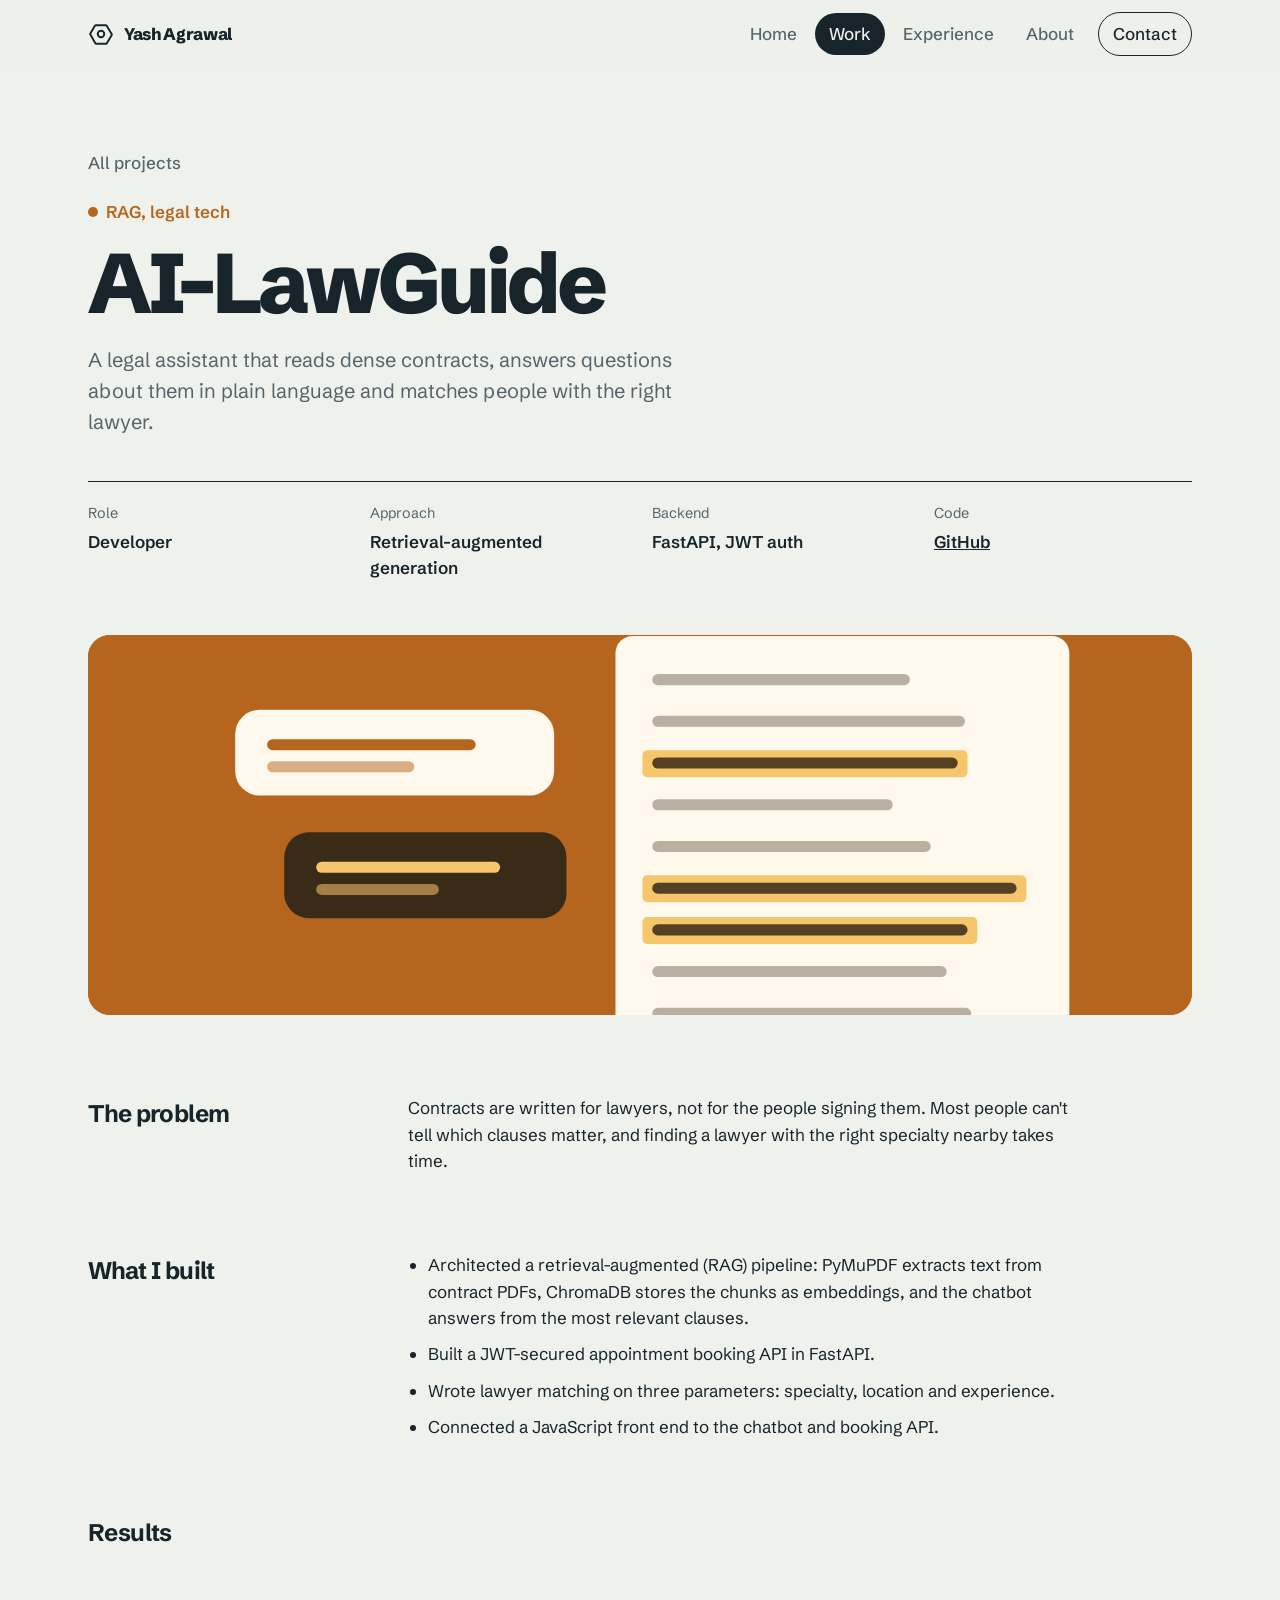
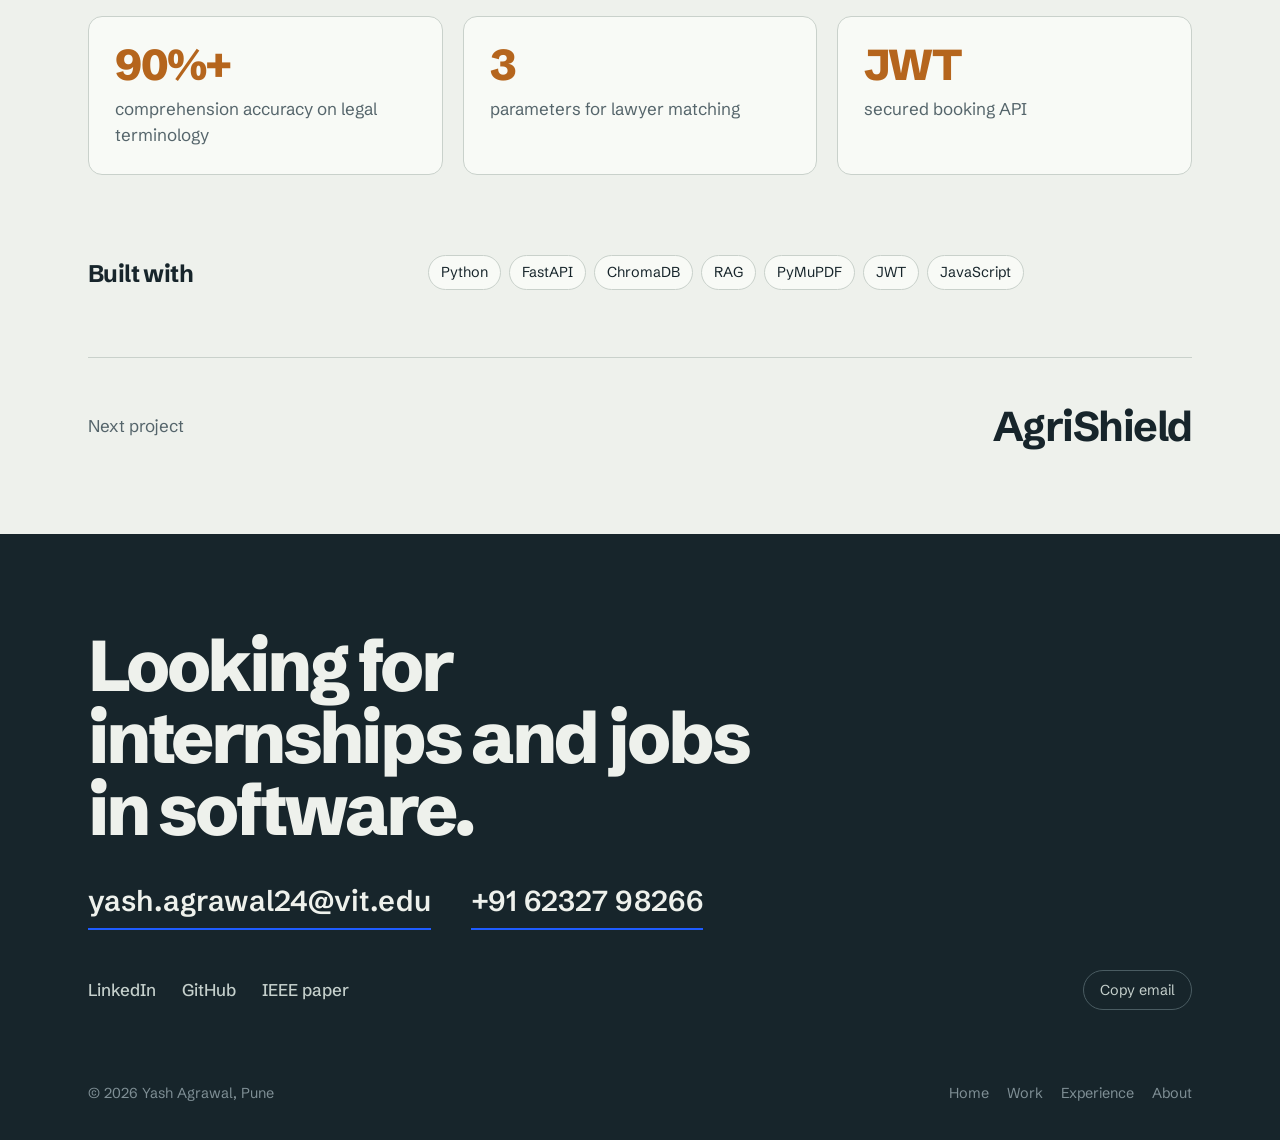
<file: lawguide.html>
<!DOCTYPE html>
<html lang="en">
<head>
<meta charset="utf-8">
<meta name="viewport" content="width=device-width, initial-scale=1">
<title>AI-LawGuide | Yash Agrawal</title>
<meta name="description" content="A legal assistant that reads dense contracts, answers questions about them in plain language and matches people with the right lawyer.">
<link rel="preconnect" href="https://fonts.googleapis.com">
<link rel="preconnect" href="https://fonts.gstatic.com" crossorigin>
<link href="https://fonts.googleapis.com/css2?family=Schibsted+Grotesk:wght@400;500;600;700;800&family=Newsreader:ital,opsz,wght@1,6..72,400&display=swap" rel="stylesheet">
<link rel="icon" href="assets/favicon.svg" type="image/svg+xml">
<meta property="og:title" content="AI-LawGuide | Yash Agrawal">
<meta property="og:description" content="A legal assistant that reads dense contracts, answers questions about them in plain language and matches people with the right lawyer.">
<link rel="stylesheet" href="assets/site.css">
</head>
<body>
<header class="site-head">
  <div class="wrap">
    <a class="mark" href="index.html"><svg viewBox="0 0 24 24" fill="none" stroke="currentColor" stroke-width="1.8" aria-hidden="true"><path stroke-linecap="round" stroke-linejoin="round" d="M2.04 12.32a1 1 0 010-.64l4.43-7.45A1 1 0 017.48 4h9.04a1 1 0 01.99.88l4.43 7.45a1 1 0 010 .64l-4.43 7.45a1 1 0 01-.99.58H7.48a1 1 0 01-1-.88z"/><circle cx="12" cy="12" r="3"/></svg>Yash Agrawal</a>
    <button class="menu-btn" type="button" aria-expanded="false" aria-controls="nav">Menu</button>
    <nav class="nav" id="nav" aria-label="Main"><a href="index.html">Home</a><a href="work.html" aria-current="page">Work</a><a href="experience.html">Experience</a><a href="about.html">About</a><a class="cta" href="#contact">Contact</a></nav>
  </div>
</header>
<main>
<div class="wrap">
  <section class="page-hero case-top" style="--c:var(--law)">
    <a class="crumb" href="work.html">All projects</a><br>
    <span class="tag rise">RAG, legal tech</span>
    <h1 class="rise d1">AI-LawGuide</h1>
    <p class="lede rise d2">A legal assistant that reads dense contracts, answers questions about them in plain language and matches people with the right lawyer.</p>
    <dl class="facts rise d3"><div><dt>Role</dt><dd>Developer</dd></div><div><dt>Approach</dt><dd>Retrieval-augmented generation</dd></div><div><dt>Backend</dt><dd>FastAPI, JWT auth</dd></div><div><dt>Code</dt><dd><a href="https://github.com/yashagrawal710-ctrl">GitHub</a></dd></div></dl>
  </section>
  <div class="cover art" style="--c:var(--law)"><svg viewBox="0 0 900 380" preserveAspectRatio="xMidYMid slice" aria-hidden="true"><rect width="900" height="380" fill="#B5651D"/><rect x="430" y="36" width="370" height="380" rx="14" fill="#FFF8EC"/><rect x="460" y="67" width="210" height="9" rx="4.5" fill="#3A2A18" opacity="0.35"/><rect x="460" y="101" width="255" height="9" rx="4.5" fill="#3A2A18" opacity="0.35"/><rect x="452" y="129" width="265" height="22" rx="4" fill="#F5C66B"/><rect x="460" y="135" width="249" height="9" rx="4.5" fill="#3A2A18" opacity="0.85"/><rect x="460" y="169" width="196" height="9" rx="4.5" fill="#3A2A18" opacity="0.35"/><rect x="460" y="203" width="227" height="9" rx="4.5" fill="#3A2A18" opacity="0.35"/><rect x="452" y="231" width="313" height="22" rx="4" fill="#F5C66B"/><rect x="460" y="237" width="297" height="9" rx="4.5" fill="#3A2A18" opacity="0.85"/><rect x="452" y="265" width="273" height="22" rx="4" fill="#F5C66B"/><rect x="460" y="271" width="257" height="9" rx="4.5" fill="#3A2A18" opacity="0.85"/><rect x="460" y="305" width="240" height="9" rx="4.5" fill="#3A2A18" opacity="0.35"/><rect x="460" y="339" width="260" height="9" rx="4.5" fill="#3A2A18" opacity="0.35"/><g><rect x="120" y="96" width="260" height="70" rx="20" fill="#FFF8EC"/><rect x="146" y="120" width="170" height="9" rx="4.5" fill="#B5651D"/><rect x="146" y="138" width="120" height="9" rx="4.5" fill="#B5651D" opacity=".5"/></g><g><rect x="160" y="196" width="230" height="70" rx="20" fill="#3A2A18"/><rect x="186" y="220" width="150" height="9" rx="4.5" fill="#F5C66B"/><rect x="186" y="238" width="100" height="9" rx="4.5" fill="#F5C66B" opacity=".55"/></g></svg></div>
  <section class="split"><h2>The problem</h2><div class="txt"><p>Contracts are written for lawyers, not for the people signing them. Most people can't tell which clauses matter, and finding a lawyer with the right specialty nearby takes time.</p></div></section>
  <section class="split"><h2>What I built</h2><div class="txt"><ul><li>Architected a retrieval-augmented (RAG) pipeline: PyMuPDF extracts text from contract PDFs, ChromaDB stores the chunks as embeddings, and the chatbot answers from the most relevant clauses.</li><li>Built a JWT-secured appointment booking API in FastAPI.</li><li>Wrote lawyer matching on three parameters: specialty, location and experience.</li><li>Connected a JavaScript front end to the chatbot and booking API.</li></ul></div></section>
  <section class="split"><h2>Results</h2><div class="txt"></div></section>
  <div class="results"><div class="result" style="--c:var(--law)"><b>90%+</b><span>comprehension accuracy on legal terminology</span></div><div class="result" style="--c:var(--law)"><b>3</b><span>parameters for lawyer matching</span></div><div class="result" style="--c:var(--law)"><b>JWT</b><span>secured booking API</span></div></div>
  
  <section class="split"><h2>Built with</h2><div class="txt"><ul class="stack"><li>Python</li><li>FastAPI</li><li>ChromaDB</li><li>RAG</li><li>PyMuPDF</li><li>JWT</li><li>JavaScript</li></ul></div></section>
  <a class="next" href="agrishield.html"><span>Next project</span><b>AgriShield</b></a>
</div>
</main>
<footer class="contact" id="contact" aria-labelledby="contact-h">
  <div class="wrap">
    <h2 id="contact-h">Looking for internships and jobs in software.</h2>
    <div class="reach">
      <a class="mail" href="mailto:yash.agrawal24@vit.edu">yash.agrawal24@vit.edu</a>
      <a class="mail" href="tel:+916232798266">+91 62327 98266</a>
    </div>
    <div class="links">
      <a href="https://www.linkedin.com/in/yash-agrawal-75b944360">LinkedIn</a>
      <a href="https://github.com/yashagrawal710-ctrl">GitHub</a>
      <a href="https://ieeexplore.ieee.org/document/11405214">IEEE paper</a>
      <button class="copy" type="button" id="copy">Copy email</button>
    </div>
    <div class="foot"><span>© 2026 Yash Agrawal, Pune</span><nav aria-label="Footer"><a href="index.html">Home</a><a href="work.html">Work</a><a href="experience.html">Experience</a><a href="about.html">About</a></nav></div>
  </div>
</footer>
<dialog class="viewer" id="viewer" aria-labelledby="viewer-cap">
  <div class="viewer-bar"><span id="viewer-cap"></span><button type="button" id="viewer-close">Close</button></div>
  <img alt="">
</dialog>
<script src="assets/site.js"></script>
</body>
</html>
</file>
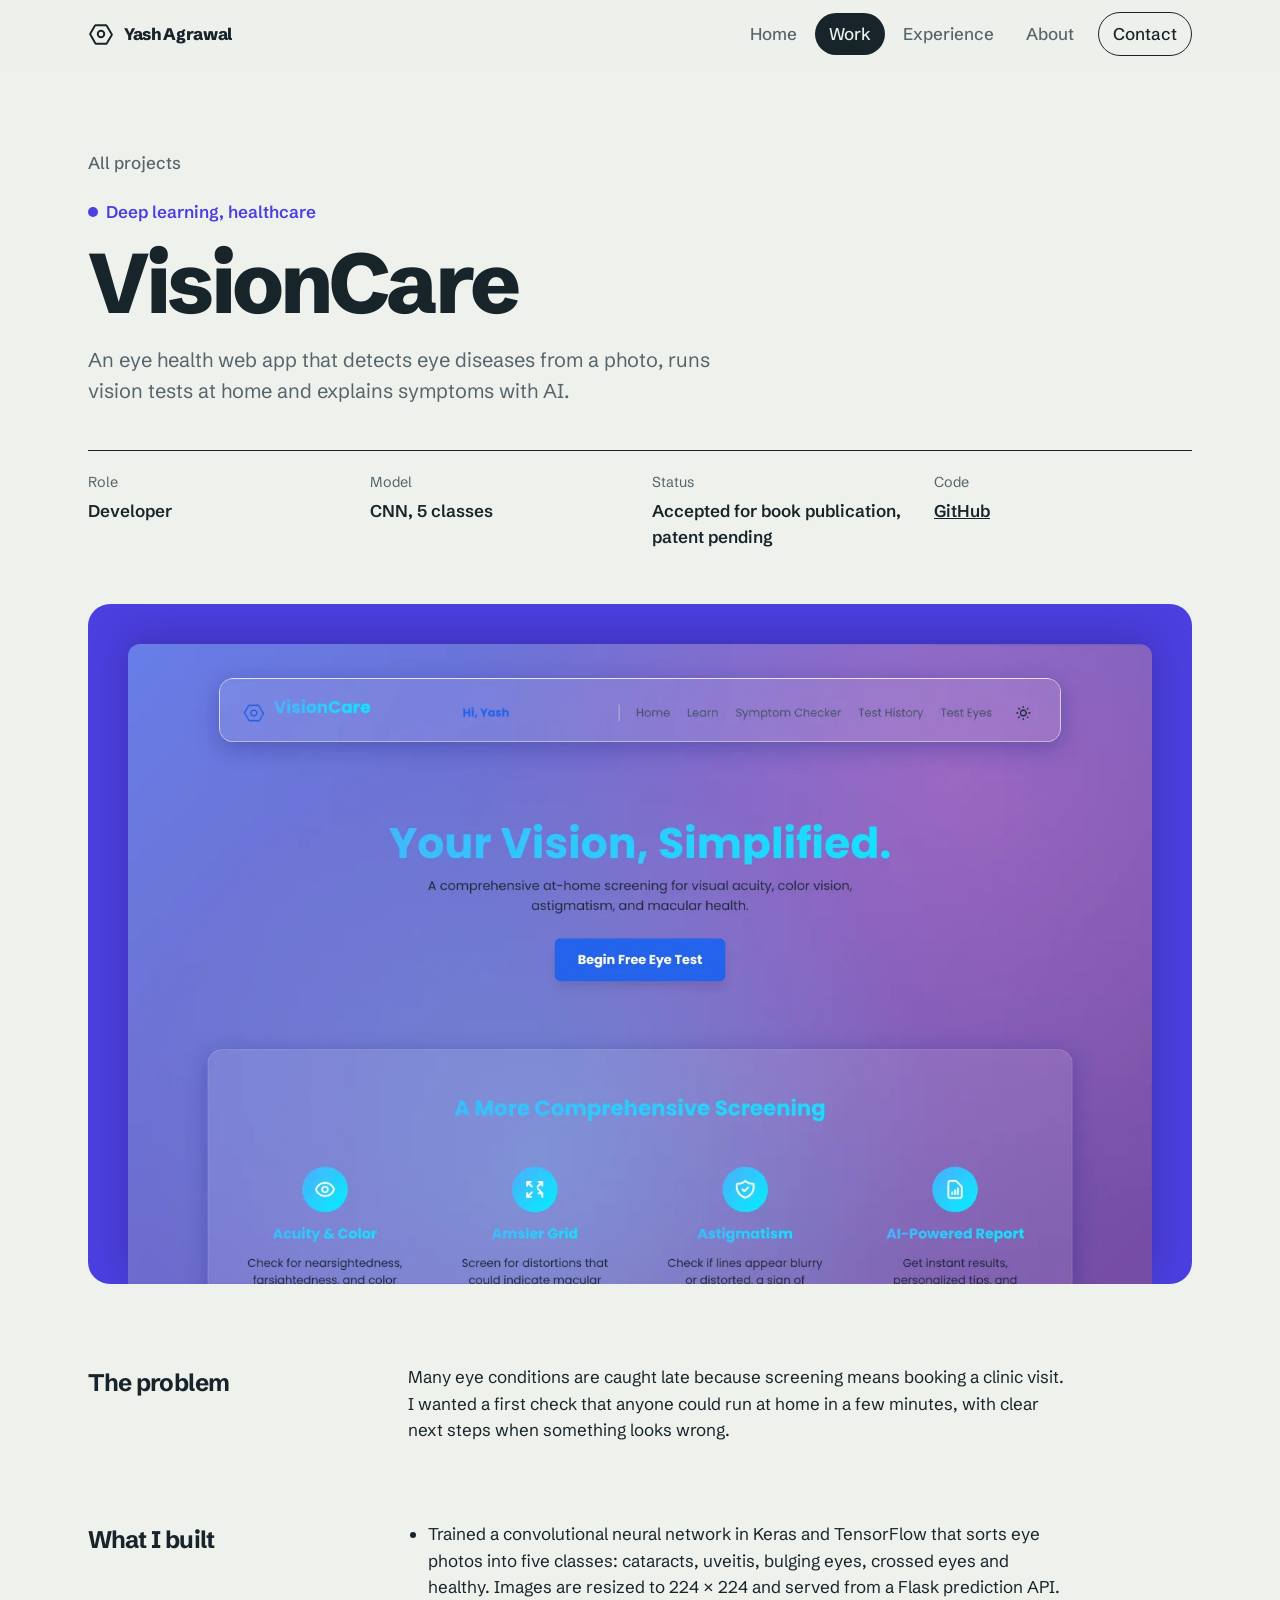
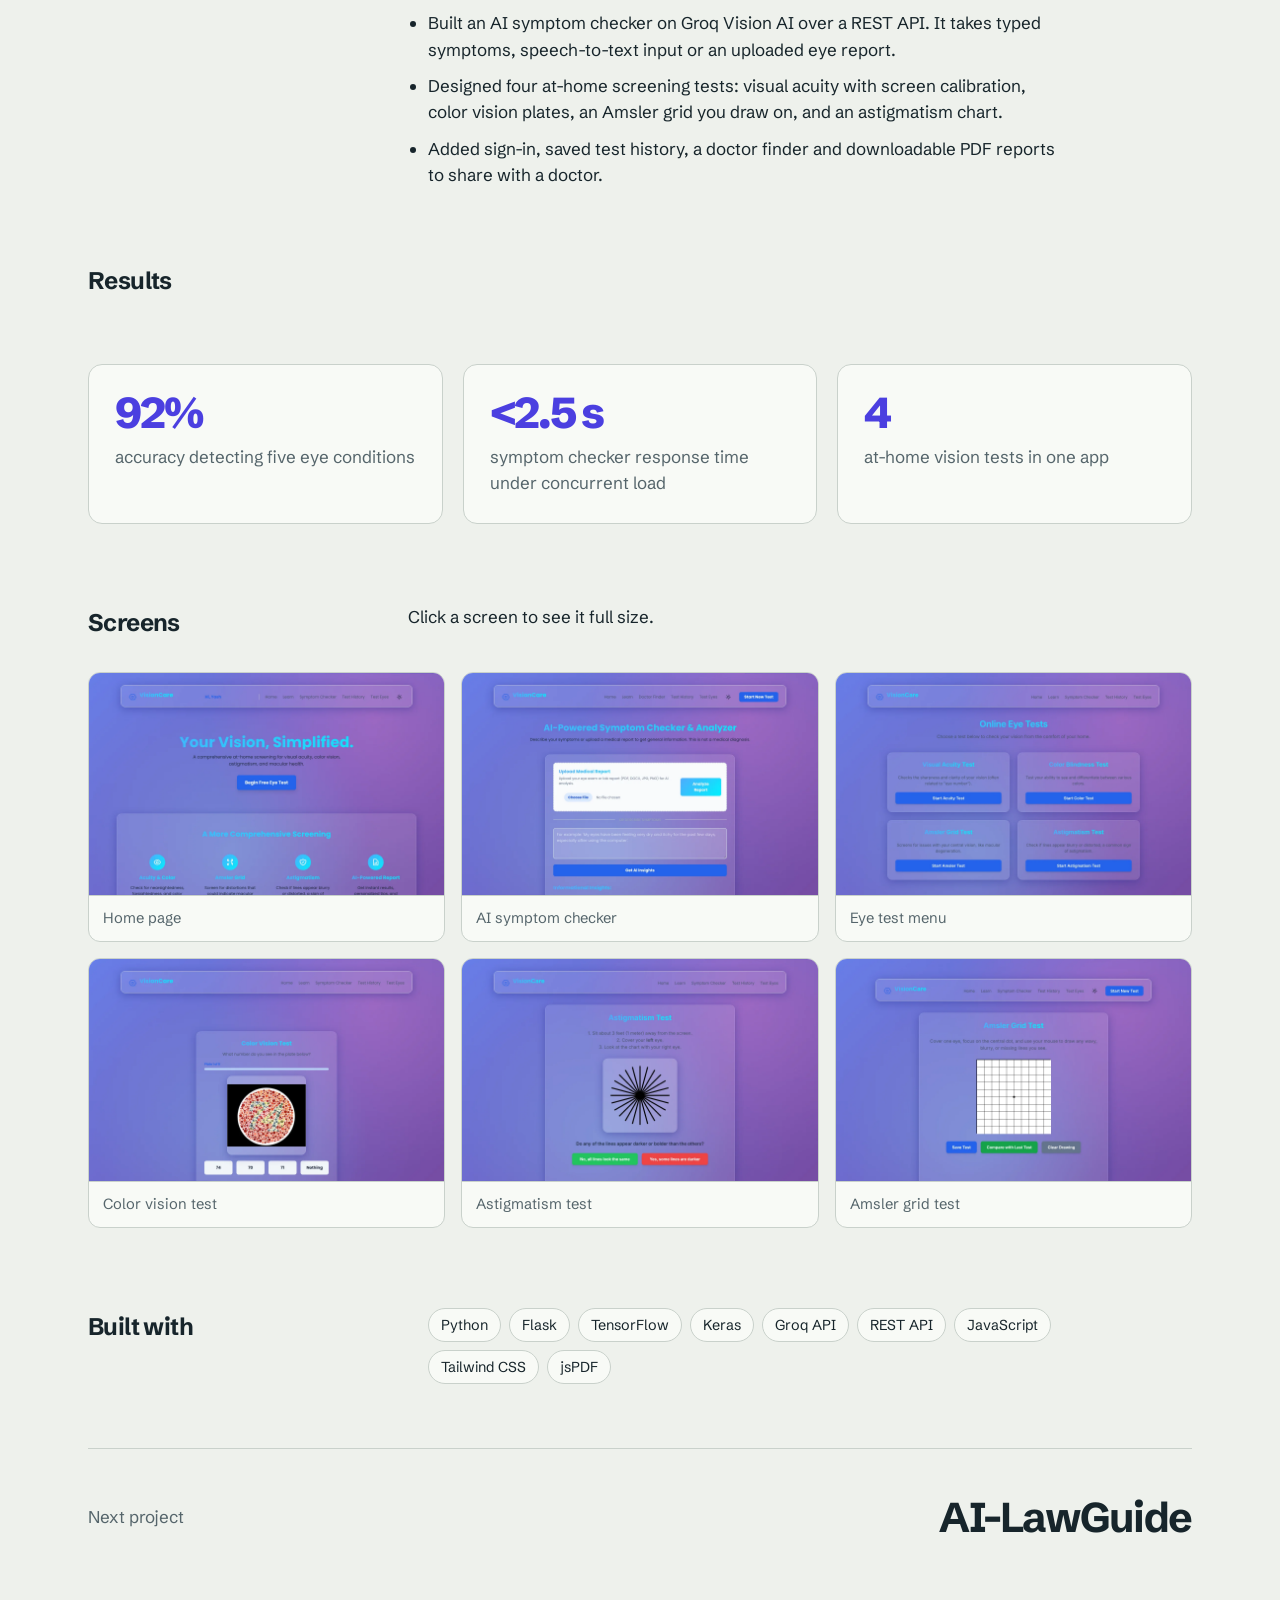
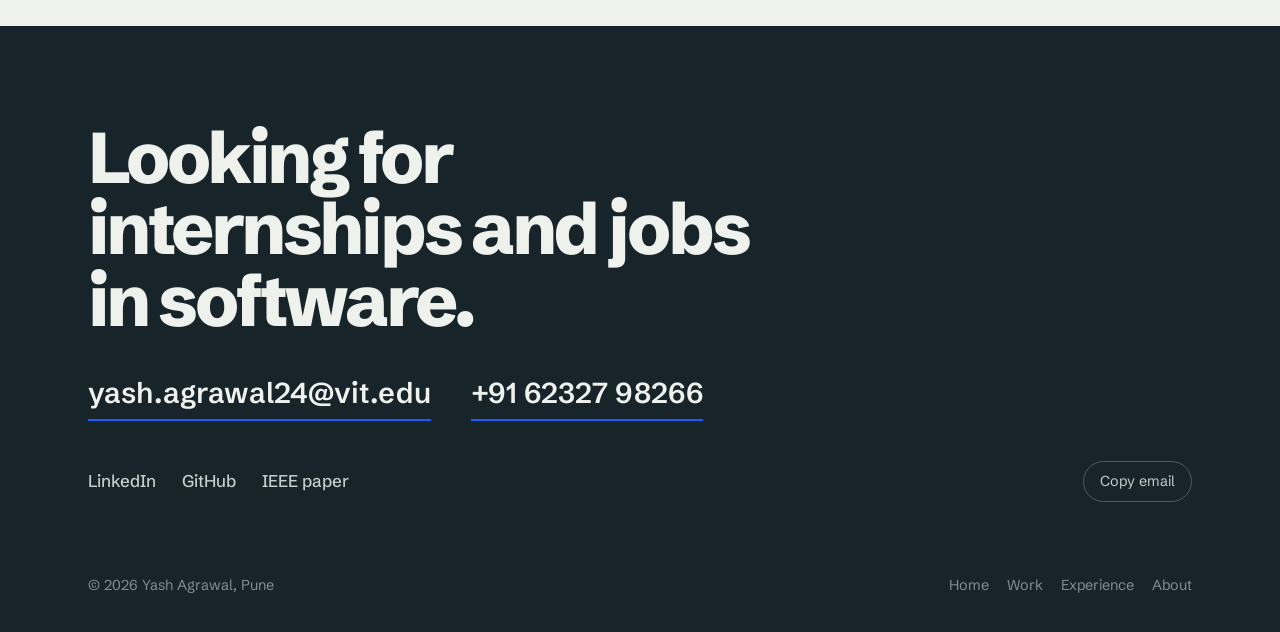
<file: visioncare.html>
<!DOCTYPE html>
<html lang="en">
<head>
<meta charset="utf-8">
<meta name="viewport" content="width=device-width, initial-scale=1">
<title>VisionCare | Yash Agrawal</title>
<meta name="description" content="An eye health web app that detects eye diseases from a photo, runs vision tests at home and explains symptoms with AI.">
<link rel="preconnect" href="https://fonts.googleapis.com">
<link rel="preconnect" href="https://fonts.gstatic.com" crossorigin>
<link href="https://fonts.googleapis.com/css2?family=Schibsted+Grotesk:wght@400;500;600;700;800&family=Newsreader:ital,opsz,wght@1,6..72,400&display=swap" rel="stylesheet">
<link rel="icon" href="assets/favicon.svg" type="image/svg+xml">
<meta property="og:title" content="VisionCare | Yash Agrawal">
<meta property="og:description" content="An eye health web app that detects eye diseases from a photo, runs vision tests at home and explains symptoms with AI.">
<link rel="stylesheet" href="assets/site.css">
</head>
<body>
<header class="site-head">
  <div class="wrap">
    <a class="mark" href="index.html"><svg viewBox="0 0 24 24" fill="none" stroke="currentColor" stroke-width="1.8" aria-hidden="true"><path stroke-linecap="round" stroke-linejoin="round" d="M2.04 12.32a1 1 0 010-.64l4.43-7.45A1 1 0 017.48 4h9.04a1 1 0 01.99.88l4.43 7.45a1 1 0 010 .64l-4.43 7.45a1 1 0 01-.99.58H7.48a1 1 0 01-1-.88z"/><circle cx="12" cy="12" r="3"/></svg>Yash Agrawal</a>
    <button class="menu-btn" type="button" aria-expanded="false" aria-controls="nav">Menu</button>
    <nav class="nav" id="nav" aria-label="Main"><a href="index.html">Home</a><a href="work.html" aria-current="page">Work</a><a href="experience.html">Experience</a><a href="about.html">About</a><a class="cta" href="#contact">Contact</a></nav>
  </div>
</header>
<main>
<div class="wrap">
  <section class="page-hero case-top" style="--c:var(--vision)">
    <a class="crumb" href="work.html">All projects</a><br>
    <span class="tag rise">Deep learning, healthcare</span>
    <h1 class="rise d1">VisionCare</h1>
    <p class="lede rise d2">An eye health web app that detects eye diseases from a photo, runs vision tests at home and explains symptoms with AI.</p>
    <dl class="facts rise d3"><div><dt>Role</dt><dd>Developer</dd></div><div><dt>Model</dt><dd>CNN, 5 classes</dd></div><div><dt>Status</dt><dd>Accepted for book publication, patent pending</dd></div><div><dt>Code</dt><dd><a href="https://github.com/yashagrawal710-ctrl/Vision-Care">GitHub</a></dd></div></dl>
  </section>
  <div class="cover" style="--c:var(--vision)"><img src="img/vc-home.webp" alt="VisionCare home page" ></div>
  <section class="split"><h2>The problem</h2><div class="txt"><p>Many eye conditions are caught late because screening means booking a clinic visit. I wanted a first check that anyone could run at home in a few minutes, with clear next steps when something looks wrong.</p></div></section>
  <section class="split"><h2>What I built</h2><div class="txt"><ul><li>Trained a convolutional neural network in Keras and TensorFlow that sorts eye photos into five classes: cataracts, uveitis, bulging eyes, crossed eyes and healthy. Images are resized to 224 × 224 and served from a Flask prediction API.</li><li>Built an AI symptom checker on Groq Vision AI over a REST API. It takes typed symptoms, speech-to-text input or an uploaded eye report.</li><li>Designed four at-home screening tests: visual acuity with screen calibration, color vision plates, an Amsler grid you draw on, and an astigmatism chart.</li><li>Added sign-in, saved test history, a doctor finder and downloadable PDF reports to share with a doctor.</li></ul></div></section>
  <section class="split"><h2>Results</h2><div class="txt"></div></section>
  <div class="results"><div class="result" style="--c:var(--vision)"><b>92%</b><span>accuracy detecting five eye conditions</span></div><div class="result" style="--c:var(--vision)"><b><2.5 s</b><span>symptom checker response time under concurrent load</span></div><div class="result" style="--c:var(--vision)"><b>4</b><span>at-home vision tests in one app</span></div></div>
  <section class="split" style="padding-bottom:28px"><h2>Screens</h2><div class="txt"><p>Click a screen to see it full size.</p></div></section><div class="gallery"><button class="shot" type="button" data-full="img/vc-home.webp" data-cap="Home page"><img src="img/vc-home.webp" alt="VisionCare home page with a button to begin a free eye test" loading="lazy"><span>Home page</span></button><button class="shot" type="button" data-full="img/vc-symptoms.webp" data-cap="AI symptom checker"><img src="img/vc-symptoms.webp" alt="Symptom checker with medical report upload and a symptom text box" loading="lazy"><span>AI symptom checker</span></button><button class="shot" type="button" data-full="img/vc-tests.webp" data-cap="Eye test menu"><img src="img/vc-tests.webp" alt="Menu of four online eye tests" loading="lazy"><span>Eye test menu</span></button><button class="shot" type="button" data-full="img/vc-color.webp" data-cap="Color vision test"><img src="img/vc-color.webp" alt="Color vision test showing a dotted plate and four answer buttons" loading="lazy"><span>Color vision test</span></button><button class="shot" type="button" data-full="img/vc-astigmatism.webp" data-cap="Astigmatism test"><img src="img/vc-astigmatism.webp" alt="Astigmatism test with a radial line chart" loading="lazy"><span>Astigmatism test</span></button><button class="shot" type="button" data-full="img/vc-amsler.webp" data-cap="Amsler grid test"><img src="img/vc-amsler.webp" alt="Amsler grid test with a grid to draw distortions on" loading="lazy"><span>Amsler grid test</span></button></div>
  <section class="split"><h2>Built with</h2><div class="txt"><ul class="stack"><li>Python</li><li>Flask</li><li>TensorFlow</li><li>Keras</li><li>Groq API</li><li>REST API</li><li>JavaScript</li><li>Tailwind CSS</li><li>jsPDF</li></ul></div></section>
  <a class="next" href="lawguide.html"><span>Next project</span><b>AI-LawGuide</b></a>
</div>
</main>
<footer class="contact" id="contact" aria-labelledby="contact-h">
  <div class="wrap">
    <h2 id="contact-h">Looking for internships and jobs in software.</h2>
    <div class="reach">
      <a class="mail" href="mailto:yash.agrawal24@vit.edu">yash.agrawal24@vit.edu</a>
      <a class="mail" href="tel:+916232798266">+91 62327 98266</a>
    </div>
    <div class="links">
      <a href="https://www.linkedin.com/in/yash-agrawal-75b944360">LinkedIn</a>
      <a href="https://github.com/yashagrawal710-ctrl">GitHub</a>
      <a href="https://ieeexplore.ieee.org/document/11405214">IEEE paper</a>
      <button class="copy" type="button" id="copy">Copy email</button>
    </div>
    <div class="foot"><span>© 2026 Yash Agrawal, Pune</span><nav aria-label="Footer"><a href="index.html">Home</a><a href="work.html">Work</a><a href="experience.html">Experience</a><a href="about.html">About</a></nav></div>
  </div>
</footer>
<dialog class="viewer" id="viewer" aria-labelledby="viewer-cap">
  <div class="viewer-bar"><span id="viewer-cap"></span><button type="button" id="viewer-close">Close</button></div>
  <img alt="">
</dialog>
<script src="assets/site.js"></script>
</body>
</html>
</file>
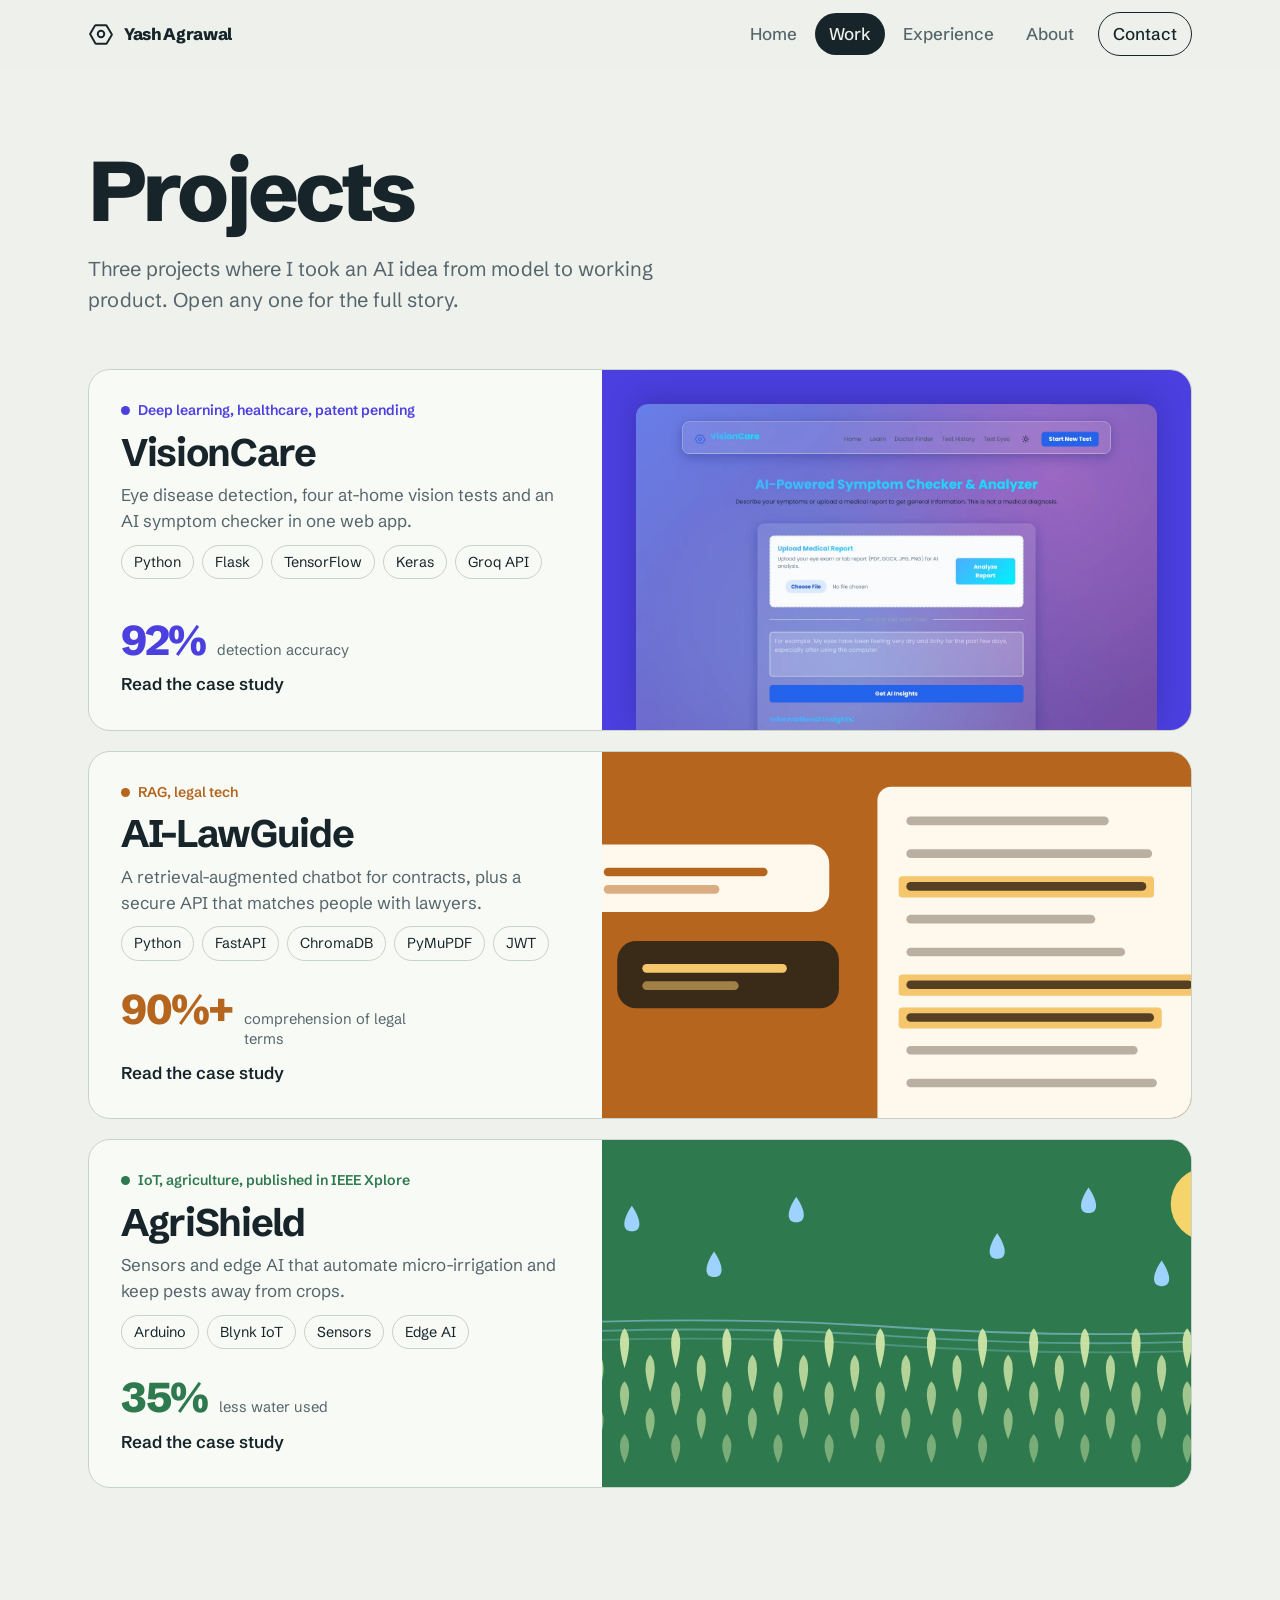
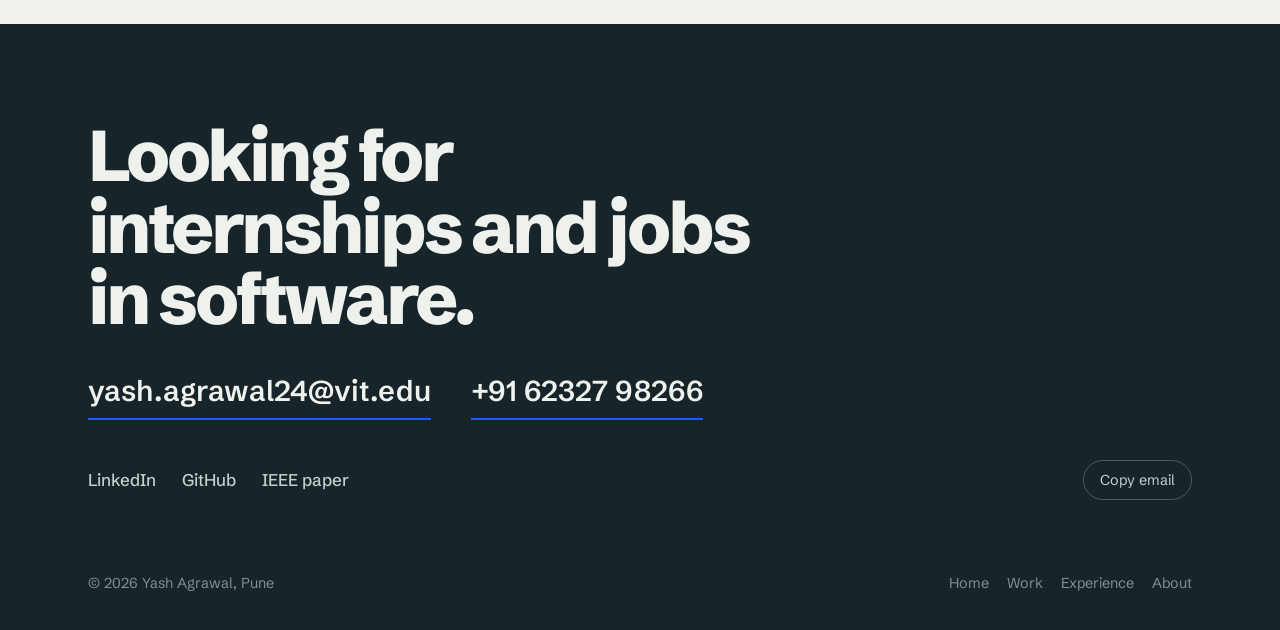
<file: work.html>
<!DOCTYPE html>
<html lang="en">
<head>
<meta charset="utf-8">
<meta name="viewport" content="width=device-width, initial-scale=1">
<title>Projects | Yash Agrawal</title>
<meta name="description" content="Projects by Yash Agrawal: VisionCare, AI-LawGuide and AgriShield.">
<link rel="preconnect" href="https://fonts.googleapis.com">
<link rel="preconnect" href="https://fonts.gstatic.com" crossorigin>
<link href="https://fonts.googleapis.com/css2?family=Schibsted+Grotesk:wght@400;500;600;700;800&family=Newsreader:ital,opsz,wght@1,6..72,400&display=swap" rel="stylesheet">
<link rel="icon" href="assets/favicon.svg" type="image/svg+xml">
<meta property="og:title" content="Projects | Yash Agrawal">
<meta property="og:description" content="Projects by Yash Agrawal: VisionCare, AI-LawGuide and AgriShield.">
<link rel="stylesheet" href="assets/site.css">
</head>
<body>
<header class="site-head">
  <div class="wrap">
    <a class="mark" href="index.html"><svg viewBox="0 0 24 24" fill="none" stroke="currentColor" stroke-width="1.8" aria-hidden="true"><path stroke-linecap="round" stroke-linejoin="round" d="M2.04 12.32a1 1 0 010-.64l4.43-7.45A1 1 0 017.48 4h9.04a1 1 0 01.99.88l4.43 7.45a1 1 0 010 .64l-4.43 7.45a1 1 0 01-.99.58H7.48a1 1 0 01-1-.88z"/><circle cx="12" cy="12" r="3"/></svg>Yash Agrawal</a>
    <button class="menu-btn" type="button" aria-expanded="false" aria-controls="nav">Menu</button>
    <nav class="nav" id="nav" aria-label="Main"><a href="index.html">Home</a><a href="work.html" aria-current="page">Work</a><a href="experience.html">Experience</a><a href="about.html">About</a><a class="cta" href="#contact">Contact</a></nav>
  </div>
</header>
<main>
<div class="wrap">
  <section class="page-hero">
    <h1 class="rise">Projects</h1>
    <p class="lede rise d1">Three projects where I took an AI idea from model to working product. Open any one for the full story.</p>
  </section>
  <section class="sec">
    <div class="tiles">
      <a class="tile big" href="visioncare.html" style="--c:var(--vision)">
        <div class="body">
          <span class="tag">Deep learning, healthcare, patent pending</span>
          <h3>VisionCare</h3>
          <p>Eye disease detection, four at-home vision tests and an AI symptom checker in one web app.</p>
          <ul class="stack"><li>Python</li><li>Flask</li><li>TensorFlow</li><li>Keras</li><li>Groq API</li></ul>
          <div class="metric"><b>92%</b><span>detection accuracy</span></div>
          <span class="open">Read the case study</span>
        </div>
        <div class="pic"><img src="img/vc-symptoms.webp" alt="VisionCare symptom checker" loading="lazy"></div>
      </a>
      <a class="tile big" href="lawguide.html" style="--c:var(--law)">
        <div class="body">
          <span class="tag">RAG, legal tech</span>
          <h3>AI-LawGuide</h3>
          <p>A retrieval-augmented chatbot for contracts, plus a secure API that matches people with lawyers.</p>
          <ul class="stack"><li>Python</li><li>FastAPI</li><li>ChromaDB</li><li>PyMuPDF</li><li>JWT</li></ul>
          <div class="metric"><b>90%+</b><span>comprehension of legal terms</span></div>
          <span class="open">Read the case study</span>
        </div>
        <div class="art" style="height:auto;min-height:300px"><svg viewBox="0 0 900 380" preserveAspectRatio="xMidYMid slice" aria-hidden="true"><rect width="900" height="380" fill="#B5651D"/><rect x="430" y="36" width="370" height="380" rx="14" fill="#FFF8EC"/><rect x="460" y="67" width="210" height="9" rx="4.5" fill="#3A2A18" opacity="0.35"/><rect x="460" y="101" width="255" height="9" rx="4.5" fill="#3A2A18" opacity="0.35"/><rect x="452" y="129" width="265" height="22" rx="4" fill="#F5C66B"/><rect x="460" y="135" width="249" height="9" rx="4.5" fill="#3A2A18" opacity="0.85"/><rect x="460" y="169" width="196" height="9" rx="4.5" fill="#3A2A18" opacity="0.35"/><rect x="460" y="203" width="227" height="9" rx="4.5" fill="#3A2A18" opacity="0.35"/><rect x="452" y="231" width="313" height="22" rx="4" fill="#F5C66B"/><rect x="460" y="237" width="297" height="9" rx="4.5" fill="#3A2A18" opacity="0.85"/><rect x="452" y="265" width="273" height="22" rx="4" fill="#F5C66B"/><rect x="460" y="271" width="257" height="9" rx="4.5" fill="#3A2A18" opacity="0.85"/><rect x="460" y="305" width="240" height="9" rx="4.5" fill="#3A2A18" opacity="0.35"/><rect x="460" y="339" width="260" height="9" rx="4.5" fill="#3A2A18" opacity="0.35"/><g><rect x="120" y="96" width="260" height="70" rx="20" fill="#FFF8EC"/><rect x="146" y="120" width="170" height="9" rx="4.5" fill="#B5651D"/><rect x="146" y="138" width="120" height="9" rx="4.5" fill="#B5651D" opacity=".5"/></g><g><rect x="160" y="196" width="230" height="70" rx="20" fill="#3A2A18"/><rect x="186" y="220" width="150" height="9" rx="4.5" fill="#F5C66B"/><rect x="186" y="238" width="100" height="9" rx="4.5" fill="#F5C66B" opacity=".55"/></g></svg></div>
      </a>
      <a class="tile big" href="agrishield.html" style="--c:var(--agri)">
        <div class="body">
          <span class="tag">IoT, agriculture, published in IEEE Xplore</span>
          <h3>AgriShield</h3>
          <p>Sensors and edge AI that automate micro-irrigation and keep pests away from crops.</p>
          <ul class="stack"><li>Arduino</li><li>Blynk IoT</li><li>Sensors</li><li>Edge AI</li></ul>
          <div class="metric"><b>35%</b><span>less water used</span></div>
          <span class="open">Read the case study</span>
        </div>
        <div class="art" style="height:auto;min-height:300px"><svg viewBox="0 0 900 380" preserveAspectRatio="xMidYMid slice" aria-hidden="true"><rect width="900" height="380" fill="#2E7A4E"/><circle cx="790" cy="70" r="40" fill="#F5D46B"/><path d="M160 72 C 171 88, 171 100, 160 100 C 149 100, 149 88, 160 72 Z" fill="#9FD3FF"/><path d="M250 122 C 261 138, 261 150, 250 150 C 239 150, 239 138, 250 122 Z" fill="#9FD3FF"/><path d="M340 62 C 351 78, 351 90, 340 90 C 329 90, 329 78, 340 62 Z" fill="#9FD3FF"/><path d="M560 102 C 571 118, 571 130, 560 130 C 549 130, 549 118, 560 102 Z" fill="#9FD3FF"/><path d="M660 52 C 671 68, 671 80, 660 80 C 649 80, 649 68, 660 52 Z" fill="#9FD3FF"/><path d="M740 132 C 751 148, 751 160, 740 160 C 729 160, 729 148, 740 132 Z" fill="#9FD3FF"/><path d="M0 205 Q 225 190 450 205 T 900 205" stroke="#9FD3FF" stroke-width="2" fill="none" opacity="0.50"/><path d="M0 215 Q 225 200 450 215 T 900 215" stroke="#9FD3FF" stroke-width="2" fill="none" opacity="0.38"/><path d="M0 225 Q 225 210 450 225 T 900 225" stroke="#9FD3FF" stroke-width="2" fill="none" opacity="0.26"/><path d="M40 250 q -10 -34 0 -44 q 10 10 0 44" fill="#CFE6A8" opacity="0.95"/><path d="M96 250 q -10 -34 0 -44 q 10 10 0 44" fill="#CFE6A8" opacity="0.95"/><path d="M152 250 q -10 -34 0 -44 q 10 10 0 44" fill="#CFE6A8" opacity="0.95"/><path d="M208 250 q -10 -34 0 -44 q 10 10 0 44" fill="#CFE6A8" opacity="0.95"/><path d="M264 250 q -10 -34 0 -44 q 10 10 0 44" fill="#CFE6A8" opacity="0.95"/><path d="M320 250 q -10 -34 0 -44 q 10 10 0 44" fill="#CFE6A8" opacity="0.95"/><path d="M376 250 q -10 -34 0 -44 q 10 10 0 44" fill="#CFE6A8" opacity="0.95"/><path d="M432 250 q -10 -34 0 -44 q 10 10 0 44" fill="#CFE6A8" opacity="0.95"/><path d="M488 250 q -10 -34 0 -44 q 10 10 0 44" fill="#CFE6A8" opacity="0.95"/><path d="M544 250 q -10 -34 0 -44 q 10 10 0 44" fill="#CFE6A8" opacity="0.95"/><path d="M600 250 q -10 -34 0 -44 q 10 10 0 44" fill="#CFE6A8" opacity="0.95"/><path d="M656 250 q -10 -34 0 -44 q 10 10 0 44" fill="#CFE6A8" opacity="0.95"/><path d="M712 250 q -10 -34 0 -44 q 10 10 0 44" fill="#CFE6A8" opacity="0.95"/><path d="M768 250 q -10 -34 0 -44 q 10 10 0 44" fill="#CFE6A8" opacity="0.95"/><path d="M824 250 q -10 -34 0 -44 q 10 10 0 44" fill="#CFE6A8" opacity="0.95"/><path d="M880 250 q -10 -34 0 -44 q 10 10 0 44" fill="#CFE6A8" opacity="0.95"/><path d="M68 276 q -10 -31 0 -41 q 10 10 0 41" fill="#CFE6A8" opacity="0.83"/><path d="M124 276 q -10 -31 0 -41 q 10 10 0 41" fill="#CFE6A8" opacity="0.83"/><path d="M180 276 q -10 -31 0 -41 q 10 10 0 41" fill="#CFE6A8" opacity="0.83"/><path d="M236 276 q -10 -31 0 -41 q 10 10 0 41" fill="#CFE6A8" opacity="0.83"/><path d="M292 276 q -10 -31 0 -41 q 10 10 0 41" fill="#CFE6A8" opacity="0.83"/><path d="M348 276 q -10 -31 0 -41 q 10 10 0 41" fill="#CFE6A8" opacity="0.83"/><path d="M404 276 q -10 -31 0 -41 q 10 10 0 41" fill="#CFE6A8" opacity="0.83"/><path d="M460 276 q -10 -31 0 -41 q 10 10 0 41" fill="#CFE6A8" opacity="0.83"/><path d="M516 276 q -10 -31 0 -41 q 10 10 0 41" fill="#CFE6A8" opacity="0.83"/><path d="M572 276 q -10 -31 0 -41 q 10 10 0 41" fill="#CFE6A8" opacity="0.83"/><path d="M628 276 q -10 -31 0 -41 q 10 10 0 41" fill="#CFE6A8" opacity="0.83"/><path d="M684 276 q -10 -31 0 -41 q 10 10 0 41" fill="#CFE6A8" opacity="0.83"/><path d="M740 276 q -10 -31 0 -41 q 10 10 0 41" fill="#CFE6A8" opacity="0.83"/><path d="M796 276 q -10 -31 0 -41 q 10 10 0 41" fill="#CFE6A8" opacity="0.83"/><path d="M852 276 q -10 -31 0 -41 q 10 10 0 41" fill="#CFE6A8" opacity="0.83"/><path d="M908 276 q -10 -31 0 -41 q 10 10 0 41" fill="#CFE6A8" opacity="0.83"/><path d="M40 302 q -10 -28 0 -38 q 10 10 0 38" fill="#CFE6A8" opacity="0.71"/><path d="M96 302 q -10 -28 0 -38 q 10 10 0 38" fill="#CFE6A8" opacity="0.71"/><path d="M152 302 q -10 -28 0 -38 q 10 10 0 38" fill="#CFE6A8" opacity="0.71"/><path d="M208 302 q -10 -28 0 -38 q 10 10 0 38" fill="#CFE6A8" opacity="0.71"/><path d="M264 302 q -10 -28 0 -38 q 10 10 0 38" fill="#CFE6A8" opacity="0.71"/><path d="M320 302 q -10 -28 0 -38 q 10 10 0 38" fill="#CFE6A8" opacity="0.71"/><path d="M376 302 q -10 -28 0 -38 q 10 10 0 38" fill="#CFE6A8" opacity="0.71"/><path d="M432 302 q -10 -28 0 -38 q 10 10 0 38" fill="#CFE6A8" opacity="0.71"/><path d="M488 302 q -10 -28 0 -38 q 10 10 0 38" fill="#CFE6A8" opacity="0.71"/><path d="M544 302 q -10 -28 0 -38 q 10 10 0 38" fill="#CFE6A8" opacity="0.71"/><path d="M600 302 q -10 -28 0 -38 q 10 10 0 38" fill="#CFE6A8" opacity="0.71"/><path d="M656 302 q -10 -28 0 -38 q 10 10 0 38" fill="#CFE6A8" opacity="0.71"/><path d="M712 302 q -10 -28 0 -38 q 10 10 0 38" fill="#CFE6A8" opacity="0.71"/><path d="M768 302 q -10 -28 0 -38 q 10 10 0 38" fill="#CFE6A8" opacity="0.71"/><path d="M824 302 q -10 -28 0 -38 q 10 10 0 38" fill="#CFE6A8" opacity="0.71"/><path d="M880 302 q -10 -28 0 -38 q 10 10 0 38" fill="#CFE6A8" opacity="0.71"/><path d="M68 328 q -10 -25 0 -35 q 10 10 0 35" fill="#CFE6A8" opacity="0.59"/><path d="M124 328 q -10 -25 0 -35 q 10 10 0 35" fill="#CFE6A8" opacity="0.59"/><path d="M180 328 q -10 -25 0 -35 q 10 10 0 35" fill="#CFE6A8" opacity="0.59"/><path d="M236 328 q -10 -25 0 -35 q 10 10 0 35" fill="#CFE6A8" opacity="0.59"/><path d="M292 328 q -10 -25 0 -35 q 10 10 0 35" fill="#CFE6A8" opacity="0.59"/><path d="M348 328 q -10 -25 0 -35 q 10 10 0 35" fill="#CFE6A8" opacity="0.59"/><path d="M404 328 q -10 -25 0 -35 q 10 10 0 35" fill="#CFE6A8" opacity="0.59"/><path d="M460 328 q -10 -25 0 -35 q 10 10 0 35" fill="#CFE6A8" opacity="0.59"/><path d="M516 328 q -10 -25 0 -35 q 10 10 0 35" fill="#CFE6A8" opacity="0.59"/><path d="M572 328 q -10 -25 0 -35 q 10 10 0 35" fill="#CFE6A8" opacity="0.59"/><path d="M628 328 q -10 -25 0 -35 q 10 10 0 35" fill="#CFE6A8" opacity="0.59"/><path d="M684 328 q -10 -25 0 -35 q 10 10 0 35" fill="#CFE6A8" opacity="0.59"/><path d="M740 328 q -10 -25 0 -35 q 10 10 0 35" fill="#CFE6A8" opacity="0.59"/><path d="M796 328 q -10 -25 0 -35 q 10 10 0 35" fill="#CFE6A8" opacity="0.59"/><path d="M852 328 q -10 -25 0 -35 q 10 10 0 35" fill="#CFE6A8" opacity="0.59"/><path d="M908 328 q -10 -25 0 -35 q 10 10 0 35" fill="#CFE6A8" opacity="0.59"/><path d="M40 354 q -10 -22 0 -32 q 10 10 0 32" fill="#CFE6A8" opacity="0.47"/><path d="M96 354 q -10 -22 0 -32 q 10 10 0 32" fill="#CFE6A8" opacity="0.47"/><path d="M152 354 q -10 -22 0 -32 q 10 10 0 32" fill="#CFE6A8" opacity="0.47"/><path d="M208 354 q -10 -22 0 -32 q 10 10 0 32" fill="#CFE6A8" opacity="0.47"/><path d="M264 354 q -10 -22 0 -32 q 10 10 0 32" fill="#CFE6A8" opacity="0.47"/><path d="M320 354 q -10 -22 0 -32 q 10 10 0 32" fill="#CFE6A8" opacity="0.47"/><path d="M376 354 q -10 -22 0 -32 q 10 10 0 32" fill="#CFE6A8" opacity="0.47"/><path d="M432 354 q -10 -22 0 -32 q 10 10 0 32" fill="#CFE6A8" opacity="0.47"/><path d="M488 354 q -10 -22 0 -32 q 10 10 0 32" fill="#CFE6A8" opacity="0.47"/><path d="M544 354 q -10 -22 0 -32 q 10 10 0 32" fill="#CFE6A8" opacity="0.47"/><path d="M600 354 q -10 -22 0 -32 q 10 10 0 32" fill="#CFE6A8" opacity="0.47"/><path d="M656 354 q -10 -22 0 -32 q 10 10 0 32" fill="#CFE6A8" opacity="0.47"/><path d="M712 354 q -10 -22 0 -32 q 10 10 0 32" fill="#CFE6A8" opacity="0.47"/><path d="M768 354 q -10 -22 0 -32 q 10 10 0 32" fill="#CFE6A8" opacity="0.47"/><path d="M824 354 q -10 -22 0 -32 q 10 10 0 32" fill="#CFE6A8" opacity="0.47"/><path d="M880 354 q -10 -22 0 -32 q 10 10 0 32" fill="#CFE6A8" opacity="0.47"/></svg></div>
      </a>
    </div>
  </section>
</div>
</main>
<footer class="contact" id="contact" aria-labelledby="contact-h">
  <div class="wrap">
    <h2 id="contact-h">Looking for internships and jobs in software.</h2>
    <div class="reach">
      <a class="mail" href="mailto:yash.agrawal24@vit.edu">yash.agrawal24@vit.edu</a>
      <a class="mail" href="tel:+916232798266">+91 62327 98266</a>
    </div>
    <div class="links">
      <a href="https://www.linkedin.com/in/yash-agrawal-75b944360">LinkedIn</a>
      <a href="https://github.com/yashagrawal710-ctrl">GitHub</a>
      <a href="https://ieeexplore.ieee.org/document/11405214">IEEE paper</a>
      <button class="copy" type="button" id="copy">Copy email</button>
    </div>
    <div class="foot"><span>© 2026 Yash Agrawal, Pune</span><nav aria-label="Footer"><a href="index.html">Home</a><a href="work.html">Work</a><a href="experience.html">Experience</a><a href="about.html">About</a></nav></div>
  </div>
</footer>
<dialog class="viewer" id="viewer" aria-labelledby="viewer-cap">
  <div class="viewer-bar"><span id="viewer-cap"></span><button type="button" id="viewer-close">Close</button></div>
  <img alt="">
</dialog>
<script src="assets/site.js"></script>
</body>
</html>
</file>
<file: assets/site.css>
:root{
  --paper:#EEF1EC;
  --paper-2:#E3E8E1;
  --ink:#17252B;
  --muted:#55656B;
  --line:#C9D1CB;
  --card:#F8FAF6;
  --signal:#1F5CFF;
  --vision:#4B3FE0;
  --law:#B5651D;
  --agri:#2E7A4E;
  --measure:66ch;
  --radius:14px;
}
*{box-sizing:border-box}
html{scroll-behavior:smooth}
@media (prefers-reduced-motion:reduce){html{scroll-behavior:auto}*{transition:none!important;animation:none!important}}
body{margin:0;background:var(--paper);color:var(--ink);font-family:"Schibsted Grotesk",system-ui,sans-serif;font-size:1.0625rem;line-height:1.55;-webkit-font-smoothing:antialiased}
a{color:inherit}
img{max-width:100%}
a:focus-visible,button:focus-visible{outline:3px solid var(--signal);outline-offset:3px;border-radius:4px}
.wrap{max-width:1160px;margin:0 auto;padding:0 28px}
.serif{font-family:"Newsreader",Georgia,serif;font-style:italic;font-weight:400}

/* header */
.site-head{position:sticky;top:0;z-index:20;background:rgba(238,241,236,.86);backdrop-filter:saturate(1.4) blur(10px);-webkit-backdrop-filter:saturate(1.4) blur(10px);border-bottom:1px solid transparent;transition:border-color .2s}
.site-head.scrolled{border-bottom-color:var(--line)}
.site-head .wrap{display:flex;justify-content:space-between;align-items:center;height:68px;gap:16px}
.mark{display:flex;align-items:center;gap:10px;font-weight:800;letter-spacing:-.02em;text-decoration:none;font-size:1.05rem}
.mark svg{width:26px;height:26px}
.nav{display:flex;gap:4px;align-items:center}
.nav a{text-decoration:none;color:var(--muted);font-weight:500;padding:8px 14px;border-radius:999px}
.nav a:hover{color:var(--ink);background:var(--paper-2)}
.nav a[aria-current="page"]{color:var(--paper);background:var(--ink)}
.nav .cta{color:var(--ink);border:1.5px solid var(--ink);margin-left:6px}
.nav .cta:hover{background:var(--ink);color:var(--paper)}
.menu-btn{display:none;background:none;border:1.5px solid var(--ink);border-radius:999px;padding:7px 14px;font:inherit;font-weight:600;cursor:pointer;color:var(--ink)}

/* buttons */
.btn{display:inline-flex;align-items:center;gap:8px;padding:13px 22px;border-radius:999px;font-weight:600;text-decoration:none;border:1.5px solid var(--ink);background:none;font:inherit;font-weight:600;cursor:pointer;color:var(--ink);transition:background .15s,color .15s,border-color .15s}
.btn.solid{background:var(--ink);color:var(--paper)}
.btn.solid:hover{background:var(--signal);border-color:var(--signal)}
.btn:not(.solid):hover{background:var(--ink);color:var(--paper)}
.actions{display:flex;gap:12px;flex-wrap:wrap}

/* home hero */
.hero{display:grid;grid-template-columns:1.1fr .9fr;gap:48px;align-items:center;padding:6vh 0 7vh}
.hero h1{font-weight:800;font-size:clamp(2.7rem,6.4vw,5.6rem);line-height:.98;letter-spacing:-.045em;margin:0 0 26px}
.hero h1 .serif{letter-spacing:-.02em;font-size:1.04em}
.hero .lede{font-size:1.22rem;max-width:44ch;margin:0 0 32px;color:var(--ink)}
.hero .lede span{color:var(--muted)}
.plate-wrap{position:relative;justify-self:center;width:min(440px,100%)}
.plate{width:100%;aspect-ratio:1;display:block;border-radius:50%;cursor:crosshair;touch-action:none}
.plate-cap{margin:18px auto 0;max-width:34ch;text-align:center;color:var(--muted);font-size:.92rem}
.plate-cap b{color:var(--ink);font-weight:600}

/* stats band */
.band{background:var(--ink);color:var(--paper);border-radius:22px;padding:42px 44px;display:grid;grid-template-columns:repeat(3,minmax(0,1fr));gap:28px;margin-bottom:96px}
.band div{border-left:1px solid #3A4C52;padding-left:20px}
.band div:first-child{border-left:0;padding-left:0}
.band b{display:block;font-size:clamp(2rem,3.6vw,3rem);font-weight:800;letter-spacing:-.04em;line-height:1}
.band span{display:block;margin-top:8px;color:#AEBBB7;font-size:.95rem;line-height:1.4}

/* section heads */
.sec{padding:0 0 96px}
.sec-head{display:flex;justify-content:space-between;align-items:end;gap:24px;margin-bottom:36px;flex-wrap:wrap}
.sec-head h2{font-size:clamp(1.8rem,3.4vw,2.6rem);letter-spacing:-.035em;margin:0;font-weight:800;line-height:1.05}
.sec-head p{margin:8px 0 0;color:var(--muted);max-width:52ch}
.more{font-weight:600;text-decoration:none;border-bottom:2px solid var(--signal);padding-bottom:2px}
.more:hover{color:var(--signal)}

/* project tiles */
.tiles{display:grid;grid-template-columns:repeat(6,minmax(0,1fr));gap:20px}
.tile{--c:var(--signal);position:relative;display:flex;flex-direction:column;text-decoration:none;border-radius:22px;overflow:hidden;background:var(--card);border:1px solid var(--line);transition:transform .25s ease,border-color .2s}
.tile:hover{transform:translateY(-4px);border-color:var(--c)}
.tile.big{grid-column:span 6;display:grid;grid-template-columns:1fr 1.15fr}
.tile.half{grid-column:span 3}
.tile .body{padding:30px 32px 32px;display:flex;flex-direction:column;gap:10px;flex:1}
.tile .tag{display:inline-flex;align-items:center;gap:8px;font-size:.88rem;font-weight:600;color:var(--c)}
.tile .tag::before{content:"";width:9px;height:9px;border-radius:50%;background:currentColor}
.tile h3{margin:0;font-size:clamp(1.7rem,3vw,2.4rem);letter-spacing:-.035em;line-height:1.05}
.tile p{margin:0;color:var(--muted);max-width:46ch}
.tile .metric{margin-top:auto;padding-top:18px;display:flex;align-items:baseline;gap:12px}
.tile .metric b{font-size:2.6rem;font-weight:800;letter-spacing:-.05em;color:var(--c);line-height:1}
.tile .metric span{color:var(--muted);font-size:.92rem;max-width:22ch;line-height:1.35}
.tile .open{font-weight:600;color:var(--ink)}
.tile:hover .open{color:var(--c)}
.tile .pic{background:var(--c);display:flex;align-items:flex-end;justify-content:center;padding:34px 34px 0;min-height:300px}
.tile .pic img{display:block;width:100%;border-radius:12px 12px 0 0;box-shadow:0 -6px 30px rgba(0,0,0,.18)}
.tile .art{height:180px;background:var(--c);position:relative;overflow:hidden}
.tile .art svg{position:absolute;inset:0;width:100%;height:100%}

/* page hero (inner pages) */
.page-hero{padding:9vh 0 6vh}
.crumb{display:inline-block;margin-bottom:22px;color:var(--muted);text-decoration:none;font-weight:500}
.crumb:hover{color:var(--ink)}
.page-hero h1{font-size:clamp(2.6rem,6.6vw,5.4rem);line-height:.98;letter-spacing:-.045em;margin:0 0 20px;font-weight:800;max-width:16ch}
.page-hero .lede{font-size:1.25rem;max-width:52ch;margin:0;color:var(--muted)}

/* case study */
.case-top{--c:var(--signal)}
.case-top .tag{display:inline-flex;align-items:center;gap:8px;font-weight:600;color:var(--c);margin-bottom:16px}
.case-top .tag::before{content:"";width:10px;height:10px;border-radius:50%;background:currentColor}
.facts{display:grid;grid-template-columns:repeat(4,minmax(0,1fr));gap:24px;border-top:1.5px solid var(--ink);padding-top:20px;margin:44px 0 0}
.facts dt{color:var(--muted);font-size:.9rem;margin-bottom:4px}
.facts dd{margin:0;font-weight:600}
.cover{border-radius:22px;padding:40px 40px 0;background:var(--c);margin:0 0 80px;overflow:hidden}
.cover img{display:block;width:100%;border-radius:12px 12px 0 0;box-shadow:0 -8px 40px rgba(0,0,0,.2)}
.cover.art{padding:0;height:min(380px,48vw);position:relative}
.cover.art svg{position:absolute;inset:0;width:100%;height:100%}
.split{display:grid;grid-template-columns:280px 1fr;gap:40px;padding:0 0 64px}
.split h2{font-size:1.5rem;letter-spacing:-.025em;margin:0;font-weight:700}
.split .txt{max-width:var(--measure)}
.split .txt p{margin:0 0 14px}
.split ul{margin:0;padding-left:1.15em}
.split li{margin-bottom:10px}
.results{display:grid;grid-template-columns:repeat(3,minmax(0,1fr));gap:20px;margin:0 0 80px}
.result{--c:var(--signal);background:var(--card);border:1px solid var(--line);border-radius:var(--radius);padding:26px}
.result b{display:block;font-size:2.7rem;font-weight:800;letter-spacing:-.05em;line-height:1;color:var(--c)}
.result span{display:block;margin-top:10px;color:var(--muted)}
.stack{display:flex;flex-wrap:wrap;gap:8px;margin:0;padding:0;list-style:none}
.stack li{margin:0;font-size:.9rem;padding:5px 12px;border:1px solid var(--line);border-radius:999px;background:var(--card)}
.pub{display:inline-flex;align-items:center;gap:8px;font-weight:600;color:var(--agri);text-decoration:none}
.pub::before{content:"";flex:none;width:8px;height:8px;border-radius:50%;background:currentColor}
a.pub:hover{text-decoration:underline}

/* gallery */
.gallery{display:grid;grid-template-columns:repeat(3,minmax(0,1fr));gap:16px;margin:0 0 80px}
.shot{all:unset;cursor:zoom-in;display:block;border-radius:12px;overflow:hidden;background:var(--card);border:1px solid var(--line);transition:border-color .2s}
.shot img{display:block;width:100%;height:auto;aspect-ratio:16/10;object-fit:cover;object-position:top}
.shot span{display:block;padding:11px 14px;font-size:.92rem;color:var(--muted);border-top:1px solid var(--line)}
.shot:hover{border-color:var(--ink)}
.shot:focus-visible{outline:3px solid var(--signal);outline-offset:3px}

/* next project */
.next{display:flex;justify-content:space-between;align-items:center;gap:20px;padding:36px 0;border-top:1px solid var(--line);margin-bottom:40px;text-decoration:none;flex-wrap:wrap}
.next span{color:var(--muted)}
.next b{display:block;font-size:clamp(1.6rem,3.4vw,2.6rem);letter-spacing:-.035em}
.next:hover b{color:var(--signal)}

/* timeline / experience */
.role{display:grid;grid-template-columns:280px 1fr;gap:40px;padding:40px 0;border-top:1px solid var(--line)}
.role .when b{display:block;font-size:1.2rem}
.role .when{color:var(--muted)}
.role h3{margin:0 0 4px;font-size:1.6rem;letter-spacing:-.03em}
.role .where{color:var(--muted);margin:0 0 18px}
.role ul{margin:0 0 24px;padding-left:1.15em;max-width:var(--measure)}
.role li{margin-bottom:10px}
.mini-stats{display:grid;grid-template-columns:repeat(4,minmax(0,1fr));gap:16px;margin:0 0 26px;max-width:720px}
.mini-stats div{background:var(--card);border:1px solid var(--line);border-radius:12px;padding:16px}
.mini-stats b{display:block;font-size:1.8rem;letter-spacing:-.04em;line-height:1}
.mini-stats span{display:block;margin-top:6px;font-size:.85rem;color:var(--muted);line-height:1.3}

/* about */
.skill-grid{display:grid;grid-template-columns:repeat(2,minmax(0,1fr));gap:20px}
.skill{background:var(--card);border:1px solid var(--line);border-radius:var(--radius);padding:24px 26px}
.skill h3{margin:0 0 12px;font-size:1.05rem;color:var(--muted);font-weight:600}
.chips{display:flex;flex-wrap:wrap;gap:8px;margin:0;padding:0;list-style:none}
.chips li{padding:6px 13px;border-radius:999px;background:var(--paper-2);font-weight:500}
.edu-card{display:grid;grid-template-columns:auto 1fr;gap:32px;align-items:center;background:var(--card);border:1px solid var(--line);border-radius:22px;padding:32px}
.edu-card .gpa{font-size:4rem;font-weight:800;letter-spacing:-.05em;line-height:1}
.edu-card .gpa small{display:block;font-size:.9rem;color:var(--muted);font-weight:500;letter-spacing:0;margin-top:6px}
.edu-card h3{margin:0 0 6px;font-size:1.4rem;letter-spacing:-.02em}
.edu-card p{margin:0;color:var(--muted)}
.pubs{display:grid;grid-template-columns:repeat(2,minmax(0,1fr));gap:20px}
.pubcard{background:var(--card);border:1px solid var(--line);border-radius:var(--radius);padding:26px;display:flex;flex-direction:column;gap:8px}
.pubcard h3{margin:0;font-size:1.3rem;letter-spacing:-.02em}
.pubcard p{margin:0;color:var(--muted)}

/* contact footer */
.contact{background:var(--ink);color:var(--paper);padding:96px 0 36px;margin-top:40px}
.contact h2{font-size:clamp(2.2rem,5.6vw,4.6rem);letter-spacing:-.045em;line-height:1;font-weight:800;margin:0;max-width:15ch}
.contact .mail{display:inline-block;margin-top:34px;font-size:clamp(1.15rem,2.6vw,1.8rem);font-weight:600;text-decoration:none;border-bottom:2px solid var(--signal);padding-bottom:4px;word-break:break-all}
.contact .mail:hover{color:#9DB6FF}
.contact .links{margin-top:40px;display:flex;gap:26px;flex-wrap:wrap;align-items:center}
.contact .links a{color:#C5D0CC;text-decoration:none;font-weight:500}
.contact .links a:hover{color:var(--paper);text-decoration:underline}
.contact .copy{margin-left:auto;background:none;border:1px solid #4A5C62;color:#C5D0CC;padding:8px 16px;border-radius:999px;font:inherit;font-size:.9rem;cursor:pointer}
.contact .copy:hover{border-color:var(--paper);color:var(--paper)}
.contact a:focus-visible,.contact button:focus-visible{outline-color:#9DB6FF}
.foot{margin-top:72px;color:#7F8F95;font-size:.9rem;display:flex;justify-content:space-between;gap:16px;flex-wrap:wrap}
.foot nav{display:flex;gap:18px}
.foot nav a{text-decoration:none}
.foot nav a:hover{color:var(--paper)}

/* viewer */
dialog.viewer{border:0;padding:0;max-width:min(1200px,94vw);max-height:92vh;background:var(--card);border-radius:14px;overflow:auto}
dialog.viewer::backdrop{background:rgba(23,37,43,.8)}
dialog.viewer img{display:block;width:100%;height:auto}
.viewer-bar{display:flex;justify-content:space-between;align-items:center;gap:16px;padding:12px 16px;position:sticky;top:0;background:var(--card);border-bottom:1px solid var(--line)}
.viewer-bar button{font:inherit;font-weight:600;background:var(--ink);color:var(--paper);border:0;border-radius:999px;padding:7px 16px;cursor:pointer}

/* entrance: one orchestrated moment on load */
.rise{animation:rise .8s cubic-bezier(.2,.7,.2,1) both}
.rise.d1{animation-delay:.08s}.rise.d2{animation-delay:.16s}.rise.d3{animation-delay:.24s}
@keyframes rise{from{opacity:0;transform:translateY(18px)}to{opacity:1;transform:none}}

@media (max-width:900px){
  .hero{grid-template-columns:1fr;gap:28px;padding-top:4vh}
  .plate-wrap{width:min(340px,86%)}
  .band{grid-template-columns:repeat(2,minmax(0,1fr));padding:30px}
  .band div:nth-child(3){border-left:0;padding-left:0}
  .tile.big{grid-template-columns:1fr}
  .tile.half{grid-column:span 6}
  .facts{grid-template-columns:repeat(2,minmax(0,1fr))}
  .split,.role{grid-template-columns:1fr;gap:14px}
  .results,.gallery{grid-template-columns:1fr}
  .mini-stats{grid-template-columns:repeat(2,minmax(0,1fr))}
  .skill-grid,.pubs{grid-template-columns:1fr}
  .edu-card{grid-template-columns:1fr;gap:16px}
  .cover{padding:20px 20px 0}
  .contact .copy{margin-left:0}
}
@media (max-width:720px){
  .menu-btn{display:block}
  .nav{display:none;position:absolute;top:68px;left:0;right:0;flex-direction:column;align-items:stretch;background:var(--paper);border-bottom:1px solid var(--line);padding:12px 20px 18px}
  .nav.open{display:flex}
  .nav .cta{margin-left:0;text-align:center}
}

/* intro home */
.hello{margin:0 0 6px;font-size:1.4rem;color:var(--muted);font-weight:500}
.does{display:grid;grid-template-columns:repeat(4,minmax(0,1fr));gap:28px}
.does div{border-top:2px solid var(--ink);padding-top:18px}
.does h3{margin:0 0 8px;font-size:1.2rem;letter-spacing:-.02em}
.does p{margin:0;color:var(--muted)}
.now-list{list-style:none;margin:0;padding:0;border-top:1px solid var(--line)}
.now-list li{display:grid;grid-template-columns:200px 1fr;gap:24px;padding:22px 0;border-bottom:1px solid var(--line);font-size:1.12rem}
.now-list b{font-weight:700}
.now-list span{color:var(--muted);max-width:60ch}
.explore{display:grid;grid-template-columns:repeat(3,minmax(0,1fr));gap:20px}
.explore a{display:flex;flex-direction:column;gap:6px;padding:28px;border-radius:22px;background:var(--card);border:1px solid var(--line);text-decoration:none;transition:transform .25s ease,border-color .2s}
.explore a:hover{transform:translateY(-4px);border-color:var(--ink)}
.explore b{font-size:1.8rem;letter-spacing:-.035em}
.explore span{color:var(--muted)}
.reach{display:flex;flex-wrap:wrap;gap:16px 40px;margin-top:34px}
.reach .mail{margin-top:0}
@media (max-width:900px){
  .does{grid-template-columns:repeat(2,minmax(0,1fr))}
  .now-list li{grid-template-columns:1fr;gap:4px}
  .explore{grid-template-columns:1fr}
}
@media (max-width:520px){.does{grid-template-columns:1fr}}
</file>
